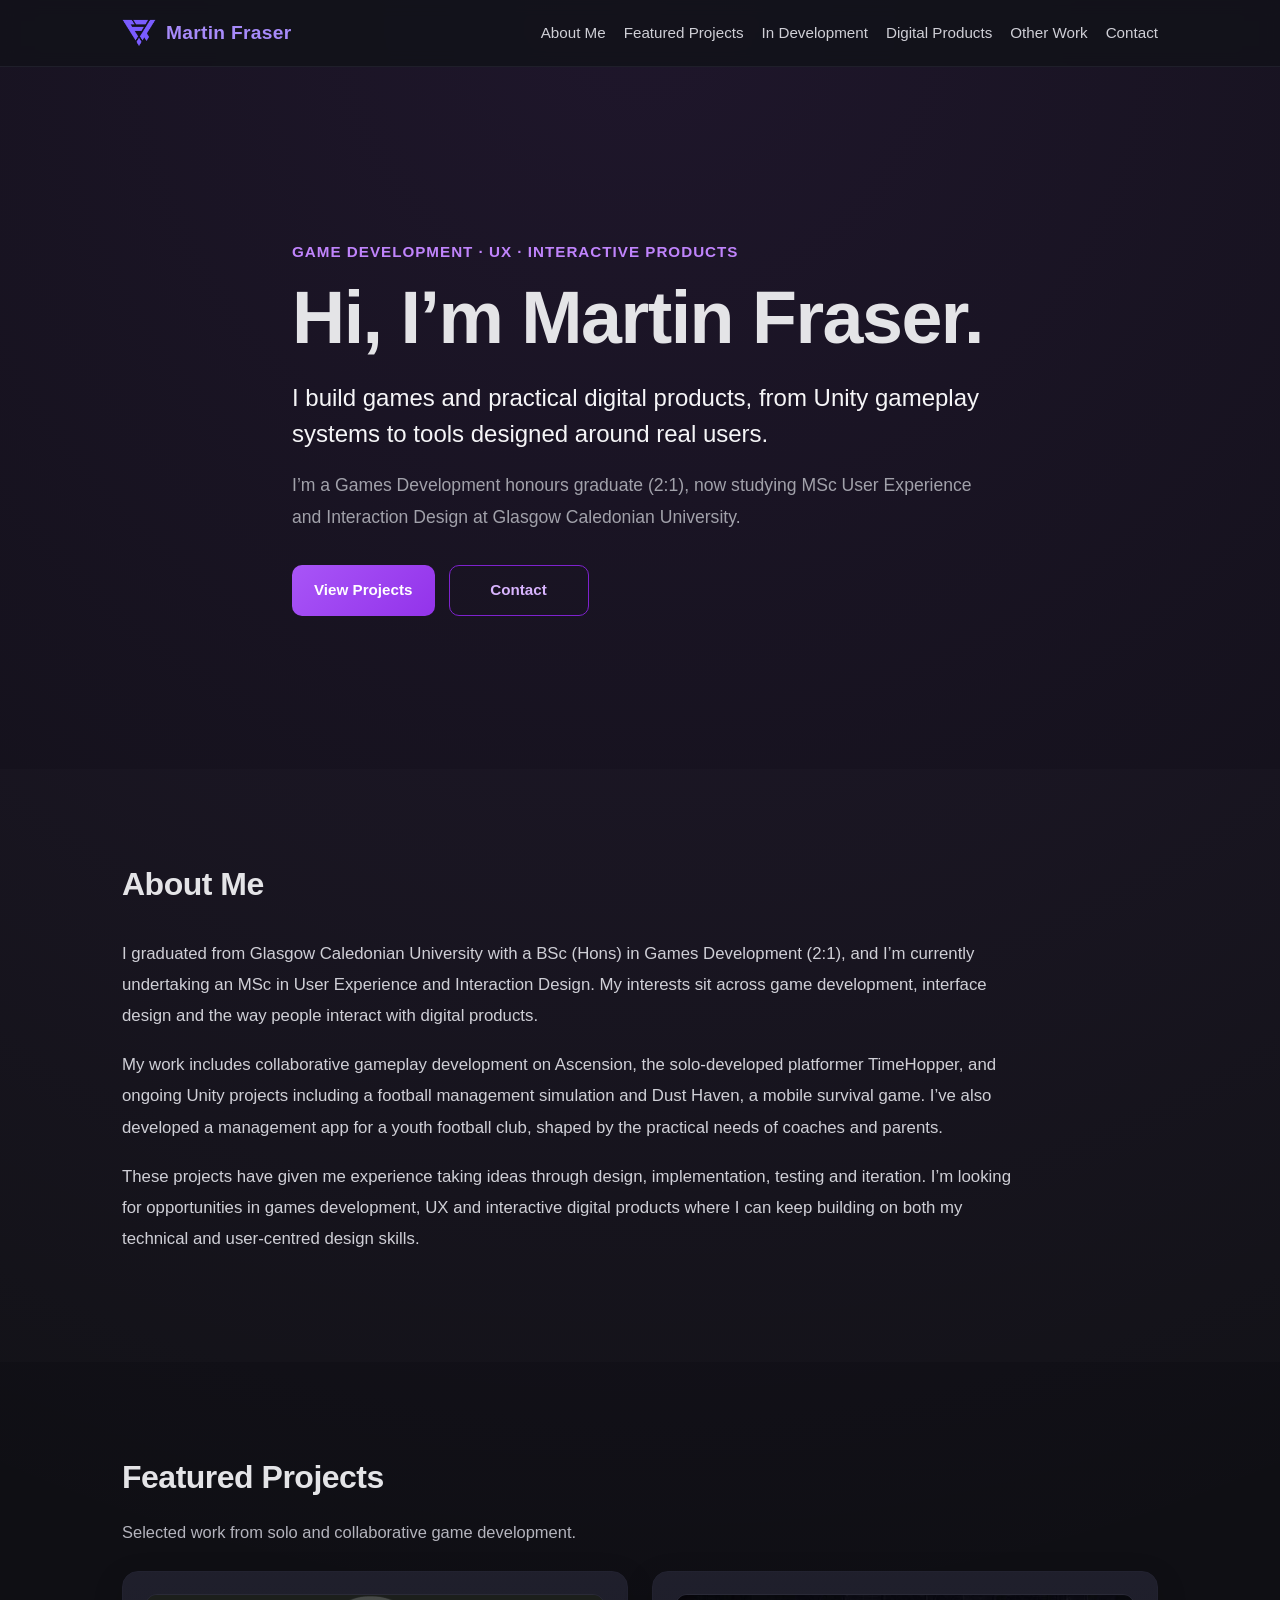
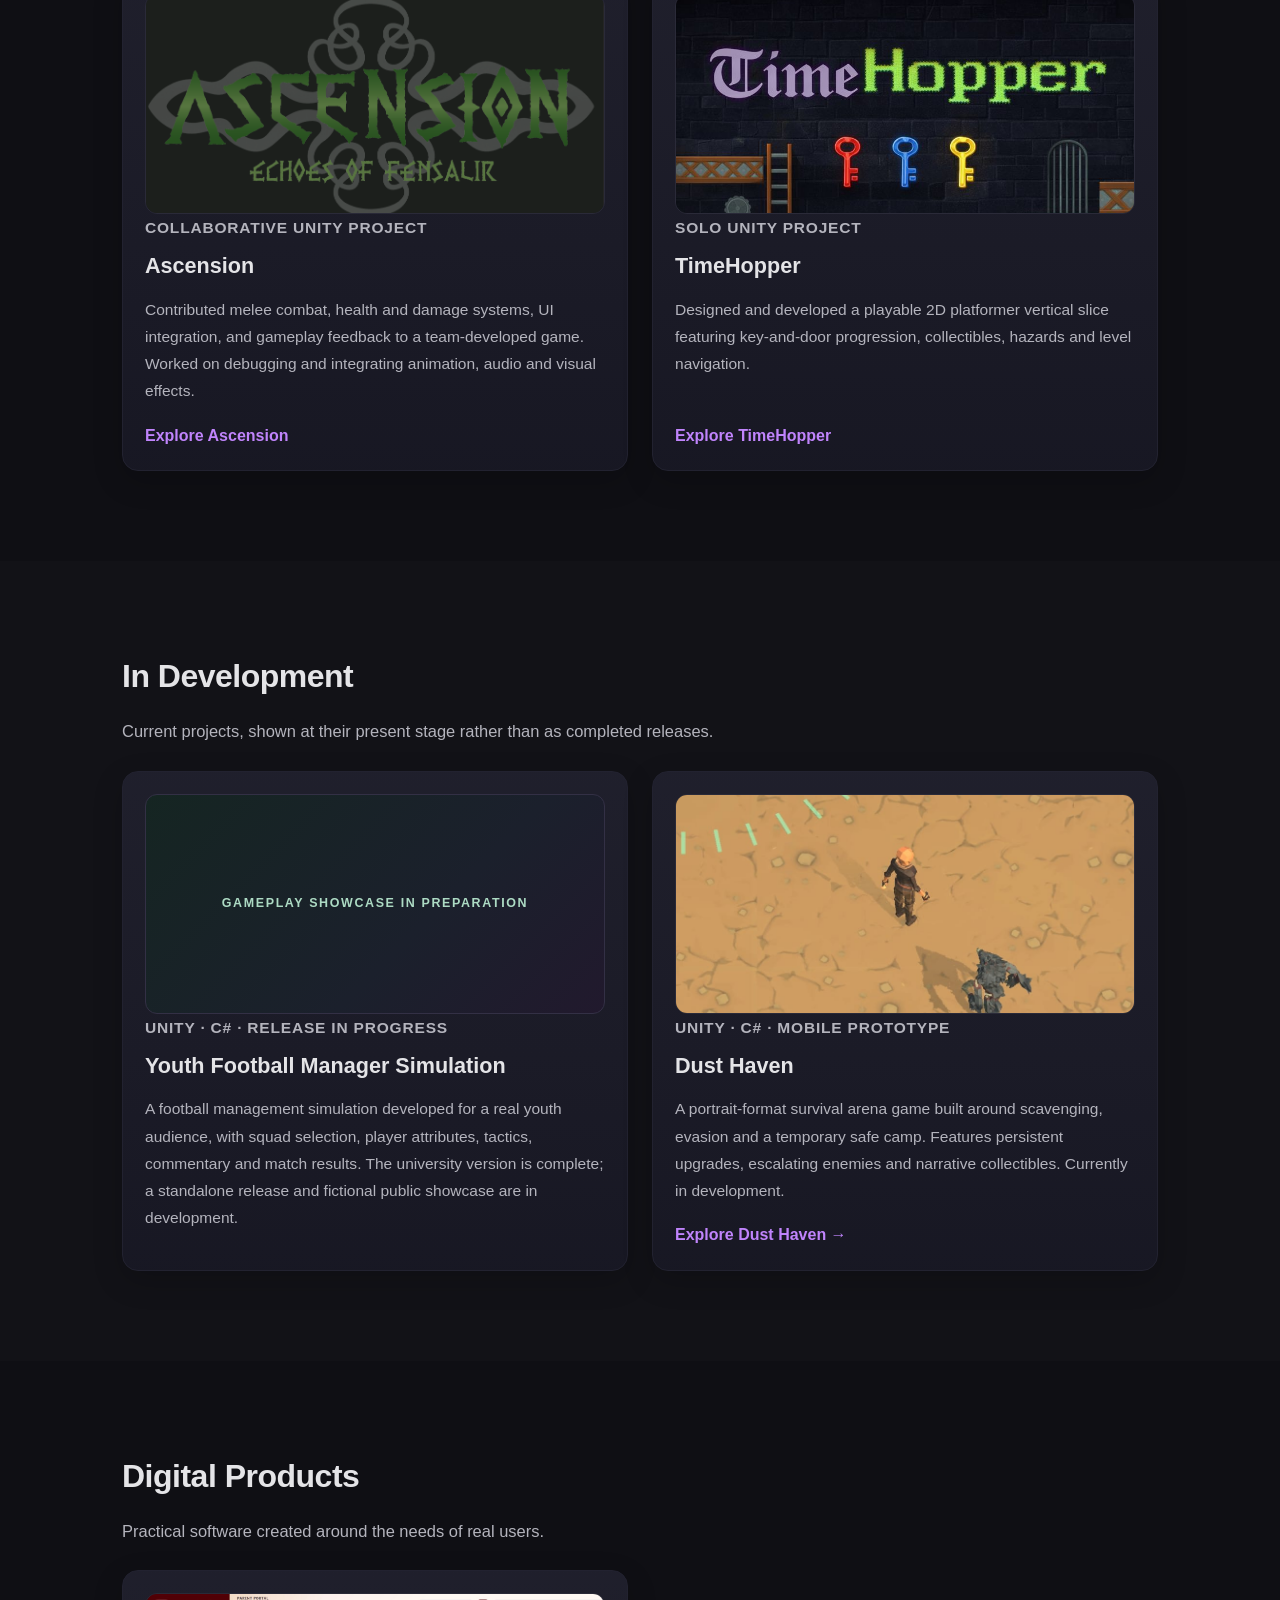
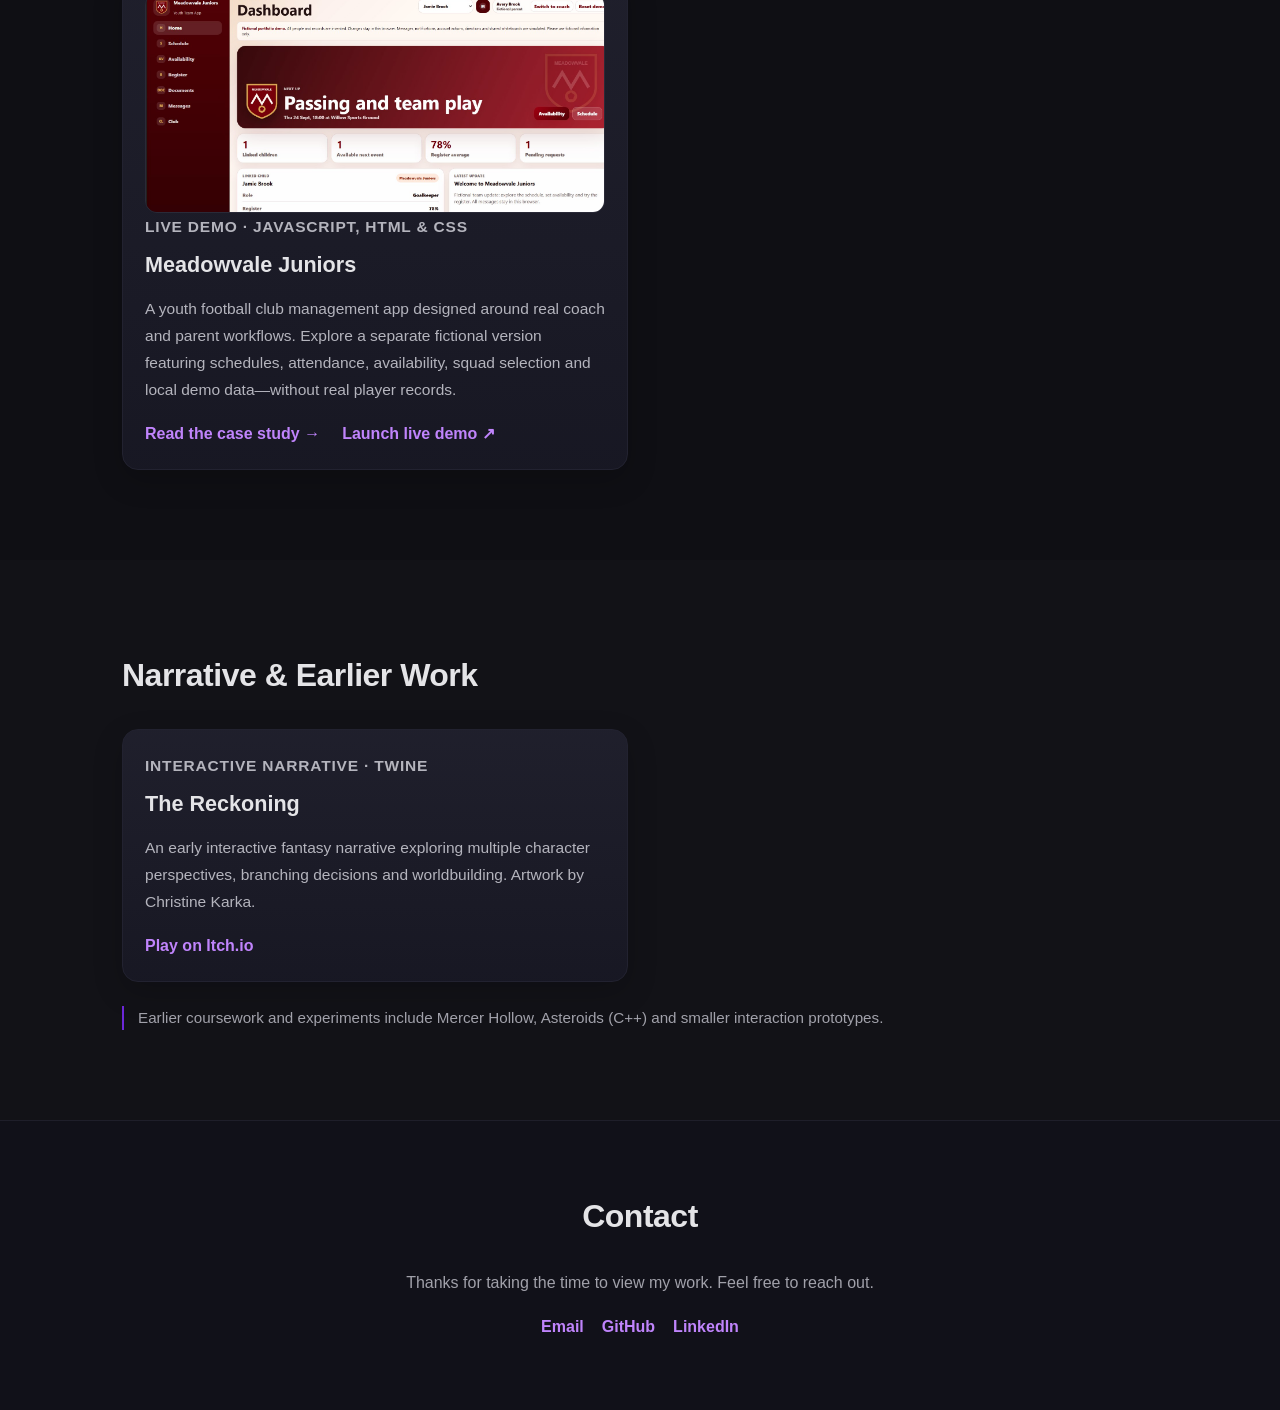
<file: index.html>
<!DOCTYPE html>
<html lang="en">
<head>
    <meta charset="UTF-8">
    <meta name="viewport" content="width=device-width, initial-scale=1.0">
    <title>Martin Fraser | Games Development & Interactive Digital Products</title>
    <meta name="description" content="Martin Fraser is a Games Development graduate studying MSc User Experience and Interaction Design. Explore his Unity games, gameplay systems and interactive digital products.">
    <link rel="stylesheet" href="css/styles.css">
</head>
<body>
    <header class="site-header">
        <div class="container nav-container">
            <a href="index.html" class="site-logo brand-logo">
                <img src="assets/images/FX_Icon.png" alt="" class="brand-icon">
                <span>Martin Fraser</span>
            </a>
            <nav class="site-nav" aria-label="Main navigation">
                <a href="#about">About Me</a>
                <a href="#featured-projects">Featured Projects</a>
                <a href="#in-progress">In Development</a>
                <a href="#digital-products">Digital Products</a>
                <a href="#other-work">Other Work</a>
                <a href="#contact">Contact</a>
            </nav>
        </div>
    </header>

    <main>
        <section class="hero-section">
            <div class="container hero-content">
                <p class="eyebrow">Game Development · UX · Interactive Products</p>
                <h1>Hi, I’m Martin Fraser.</h1>
                <p class="hero-lead">
                    I build games and practical digital products, from Unity gameplay systems
                    to tools designed around real users.
                </p>
                <p class="hero-supporting">
                    I’m a Games Development honours graduate (2:1), now studying MSc User Experience
                    and Interaction Design at Glasgow Caledonian University.
                </p>

                <div class="hero-buttons">
                    <a href="#featured-projects" class="button button-primary">View Projects</a>
                    <a href="#contact" class="button button-secondary">Contact</a>
                </div>
            </div>
        </section>

        <section id="about" class="content-section">
            <div class="container">
                <h2>About Me</h2>
                <p class="section-copy">
                    I graduated from Glasgow Caledonian University with a BSc (Hons) in Games Development
                    (2:1), and I’m currently undertaking an MSc in User Experience and Interaction Design.
                    My interests sit across game development, interface design and the way people interact
                    with digital products.
                </p>
                <p class="section-copy">
                    My work includes collaborative gameplay development on Ascension, the solo-developed
                    platformer TimeHopper, and ongoing Unity projects including a football management
                    simulation and Dust Haven, a mobile survival game. I’ve also developed a management
                    app for a youth football club, shaped by the practical needs of coaches and parents.
                </p>
                <p class="section-copy">
                    These projects have given me experience taking ideas through design, implementation,
                    testing and iteration. I’m looking for opportunities in games development, UX and
                    interactive digital products where I can keep building on both my technical and
                    user-centred design skills.
                </p>
            </div>
        </section>

        <section id="featured-projects" class="content-section">
            <div class="container">
                <h2>Featured Projects</h2>
                <p class="section-intro">Selected work from solo and collaborative game development.</p>
                <div class="project-grid featured-grid">
                    <article class="project-card featured-card">
                        <img src="assets/images/ascension_cover.png" alt="Ascension game cover" class="project-image" loading="lazy">
                        <div class="project-card-content">
                            <p class="project-tag">Collaborative Unity project</p>
                            <h3>Ascension</h3>
                            <p>Contributed melee combat, health and damage systems, UI integration, and gameplay feedback to a team-developed game. Worked on debugging and integrating animation, audio and visual effects.</p>
                            <a href="ascension.html" class="text-link">Explore Ascension</a>
                        </div>
                    </article>
                    <article class="project-card featured-card">
                        <img src="assets/images/timehopper_cover.png" alt="TimeHopper platformer gameplay" class="project-image" loading="lazy">
                        <div class="project-card-content">
                            <p class="project-tag">Solo Unity project</p>
                            <h3>TimeHopper</h3>
                            <p>Designed and developed a playable 2D platformer vertical slice featuring key-and-door progression, collectibles, hazards and level navigation.</p>
                            <a href="timehopper.html" class="text-link">Explore TimeHopper</a>
                        </div>
                    </article>
                </div>
            </div>
        </section>

        <section id="in-progress" class="content-section">
            <div class="container">
                <h2>In Development</h2>
                <p class="section-intro">Current projects, shown at their present stage rather than as completed releases.</p>
                <div class="project-grid">
                    <article class="project-card">
                        <div class="project-demo-banner project-demo-banner--game" aria-label="Fictional gameplay showcase being prepared">
                            <span>GAMEPLAY SHOWCASE IN PREPARATION</span>
                        </div>
                        <div class="project-card-content">
                            <p class="project-tag">Unity · C# · Release in progress</p>
                            <h3>Youth Football Manager Simulation</h3>
                            <p>A football management simulation developed for a real youth audience, with squad selection, player attributes, tactics, commentary and match results. The university version is complete; a standalone release and fictional public showcase are in development.</p>
                        </div>
                    </article>
                    <article class="project-card">
                        <img src="assets/images/dust-haven-gameplay-mobile.png" alt="Dust Haven mobile gameplay showing a survivor evading a creature in a desert arena" class="project-image project-image-mobile" loading="lazy">
                        <div class="project-card-content">
                            <p class="project-tag">Unity · C# · Mobile prototype</p>
                            <h3>Dust Haven</h3>
                            <p>A portrait-format survival arena game built around scavenging, evasion and a temporary safe camp. Features persistent upgrades, escalating enemies and narrative collectibles. Currently in development.</p>
                            <a href="dust-haven.html" class="text-link">Explore Dust Haven <span aria-hidden="true">→</span></a>
                        </div>
                    </article>
                </div>
            </div>
        </section>

        <section id="digital-products" class="content-section">
            <div class="container">
                <h2>Digital Products</h2>
                <p class="section-intro">Practical software created around the needs of real users.</p>
                <div class="project-grid">
                    <article class="project-card project-card-demo">
                        <img src="assets/images/meadowvale-parent-dashboard.jpg" alt="Meadowvale Juniors fictional parent portal dashboard with upcoming training, availability and linked-player information" class="project-image project-image-dashboard" loading="lazy">
                        <div class="project-card-content">
                            <p class="project-tag">Live demo · JavaScript, HTML &amp; CSS</p>
                            <h3>Meadowvale Juniors</h3>
                            <p>A youth football club management app designed around real coach and parent workflows. Explore a separate fictional version featuring schedules, attendance, availability, squad selection and local demo data—without real player records.</p>
                            <div class="project-card-actions">
                                <a href="meadowvale-juniors.html" class="text-link">Read the case study <span aria-hidden="true">→</span></a>
                                <a href="https://fraxur.github.io/meadowvale-juniors-demo/" class="text-link" target="_blank" rel="noopener noreferrer">Launch live demo <span aria-hidden="true">↗</span></a>
                            </div>
                        </div>
                    </article>
                </div>
            </div>
        </section>

        <section id="other-work" class="content-section">
            <div class="container">
                <h2>Narrative &amp; Earlier Work</h2>
                <div class="project-grid">
                    <article class="project-card">
                        <div class="project-card-content">
                            <p class="project-tag">Interactive narrative · Twine</p>
                            <h3>The Reckoning</h3>
                            <p>An early interactive fantasy narrative exploring multiple character perspectives, branching decisions and worldbuilding. Artwork by Christine Karka.</p>
                            <a href="https://fraxur.itch.io/thereckoning-prototype" target="_blank" rel="noopener noreferrer" class="text-link">Play on Itch.io</a>
                        </div>
                    </article>
                </div>
                <p class="earlier-work-note">Earlier coursework and experiments include Mercer Hollow, Asteroids (C++) and smaller interaction prototypes.</p>
            </div>
        </section>
    </main>

   <footer id="contact" class="site-footer">
    <div class="container">
        <h2>Contact</h2>
        <p class="footer-copy">
            Thanks for taking the time to view my work. Feel free to reach out.
        </p>

        <div class="contact-links">
            <a href="mailto:fraxur@outlook.com">Email</a>
            <a href="https://github.com/fraxur" target="_blank" rel="noopener noreferrer">GitHub</a>
            <a href="https://www.linkedin.com/in/fraxur/" target="_blank" rel="noopener noreferrer">LinkedIn</a>
        </div>
    </div>
</footer>

</body>
</html>
</file>
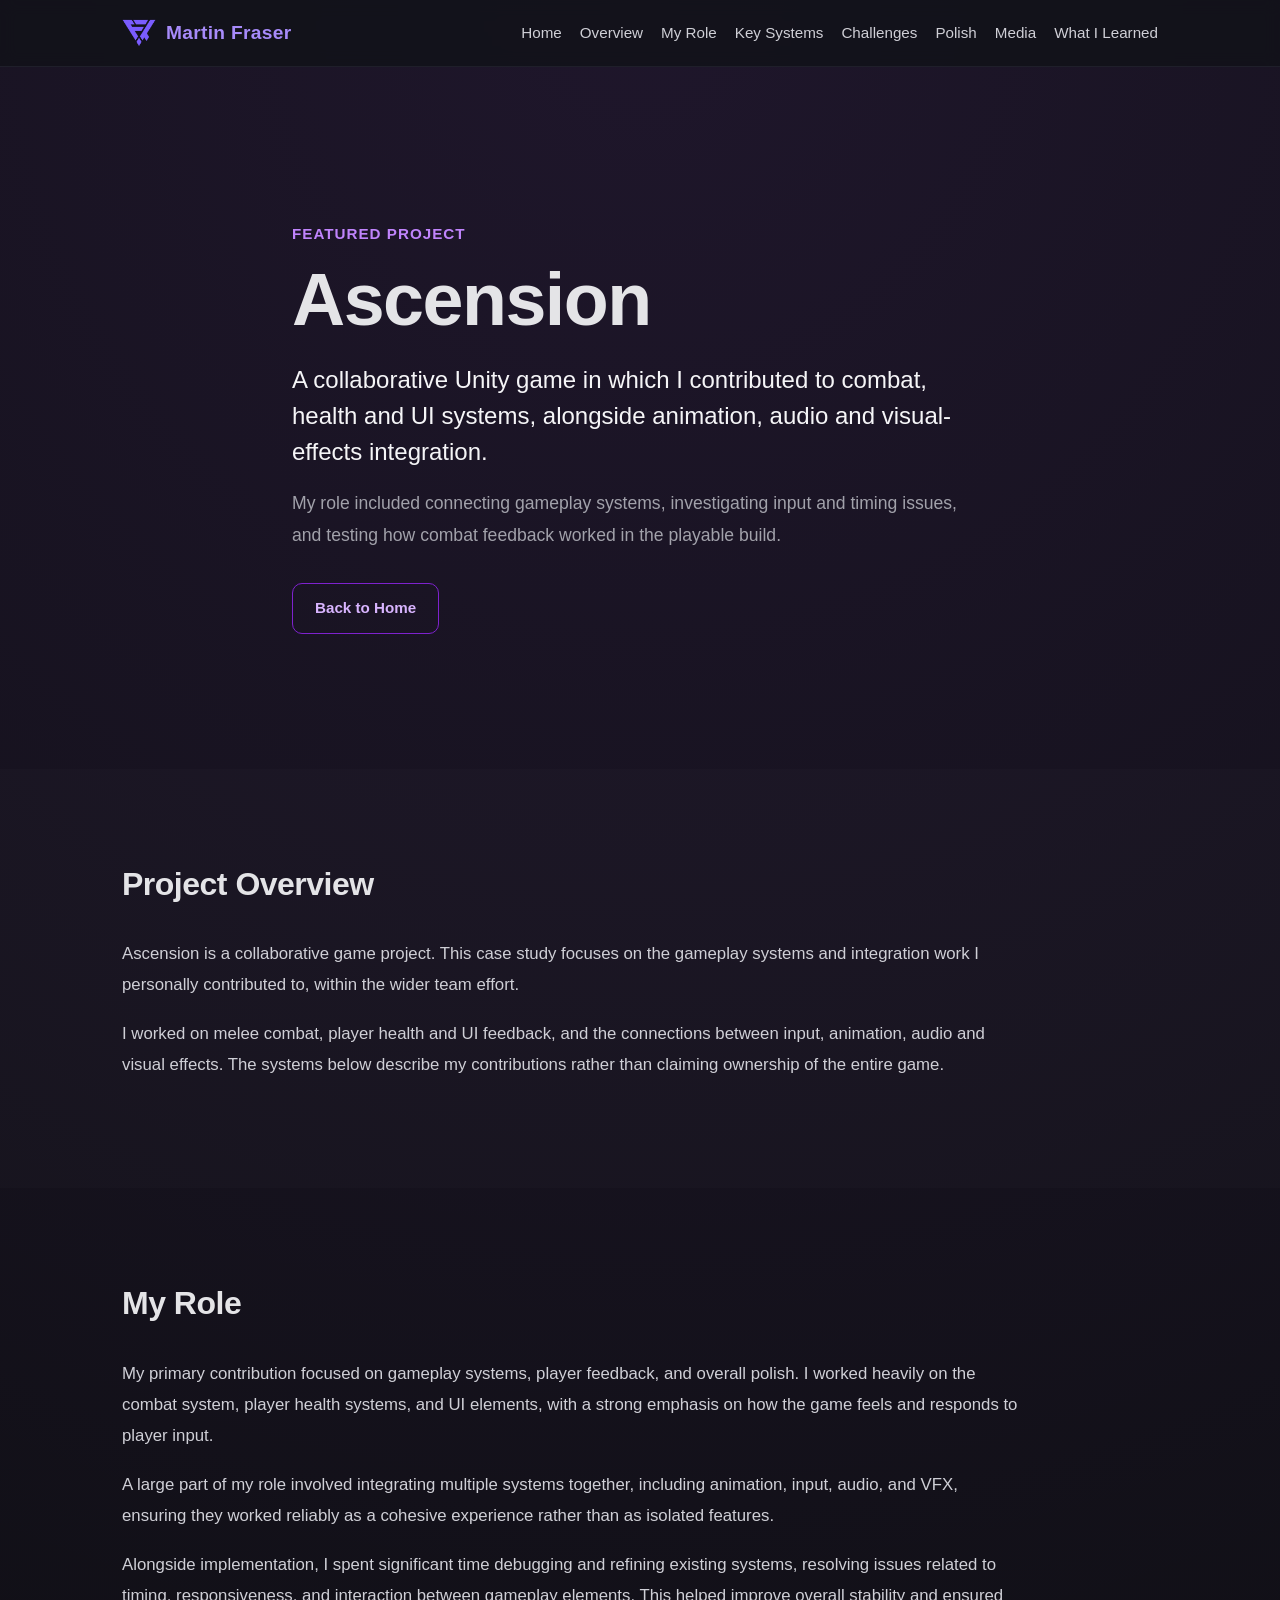
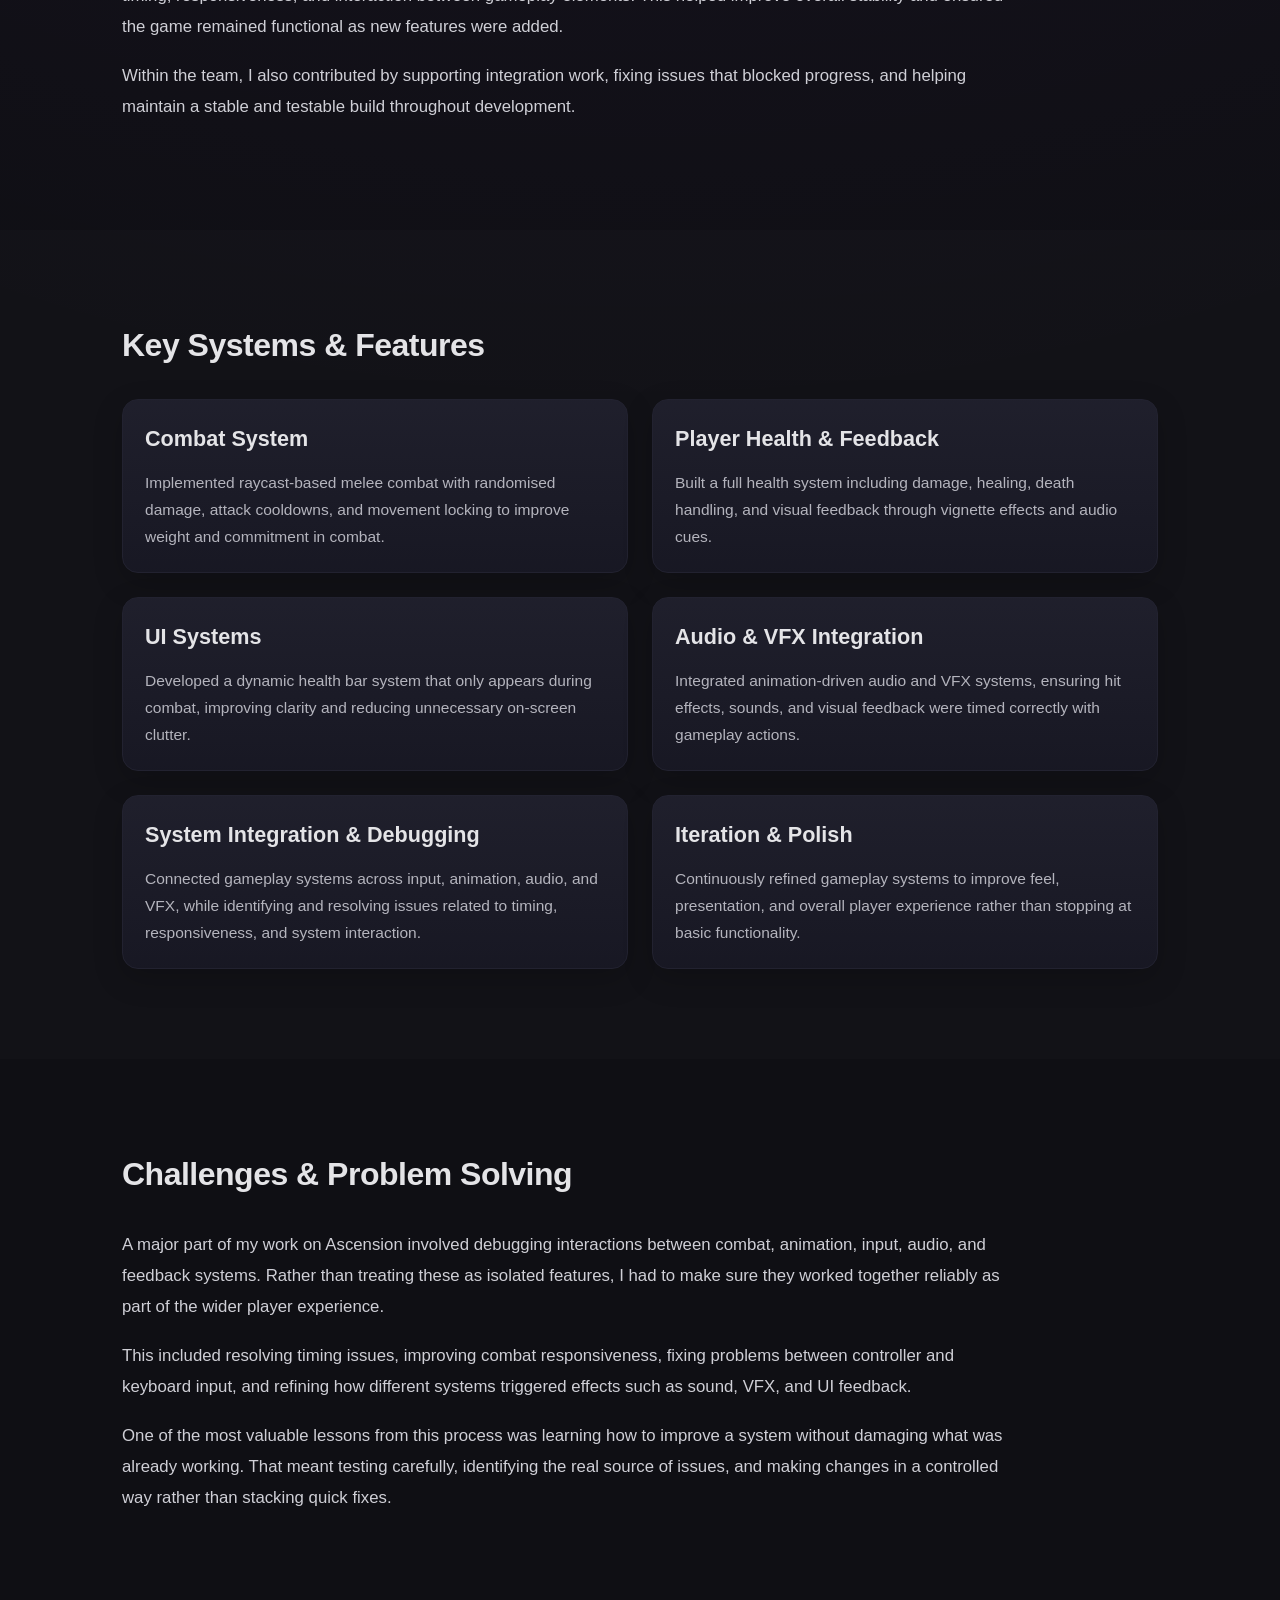
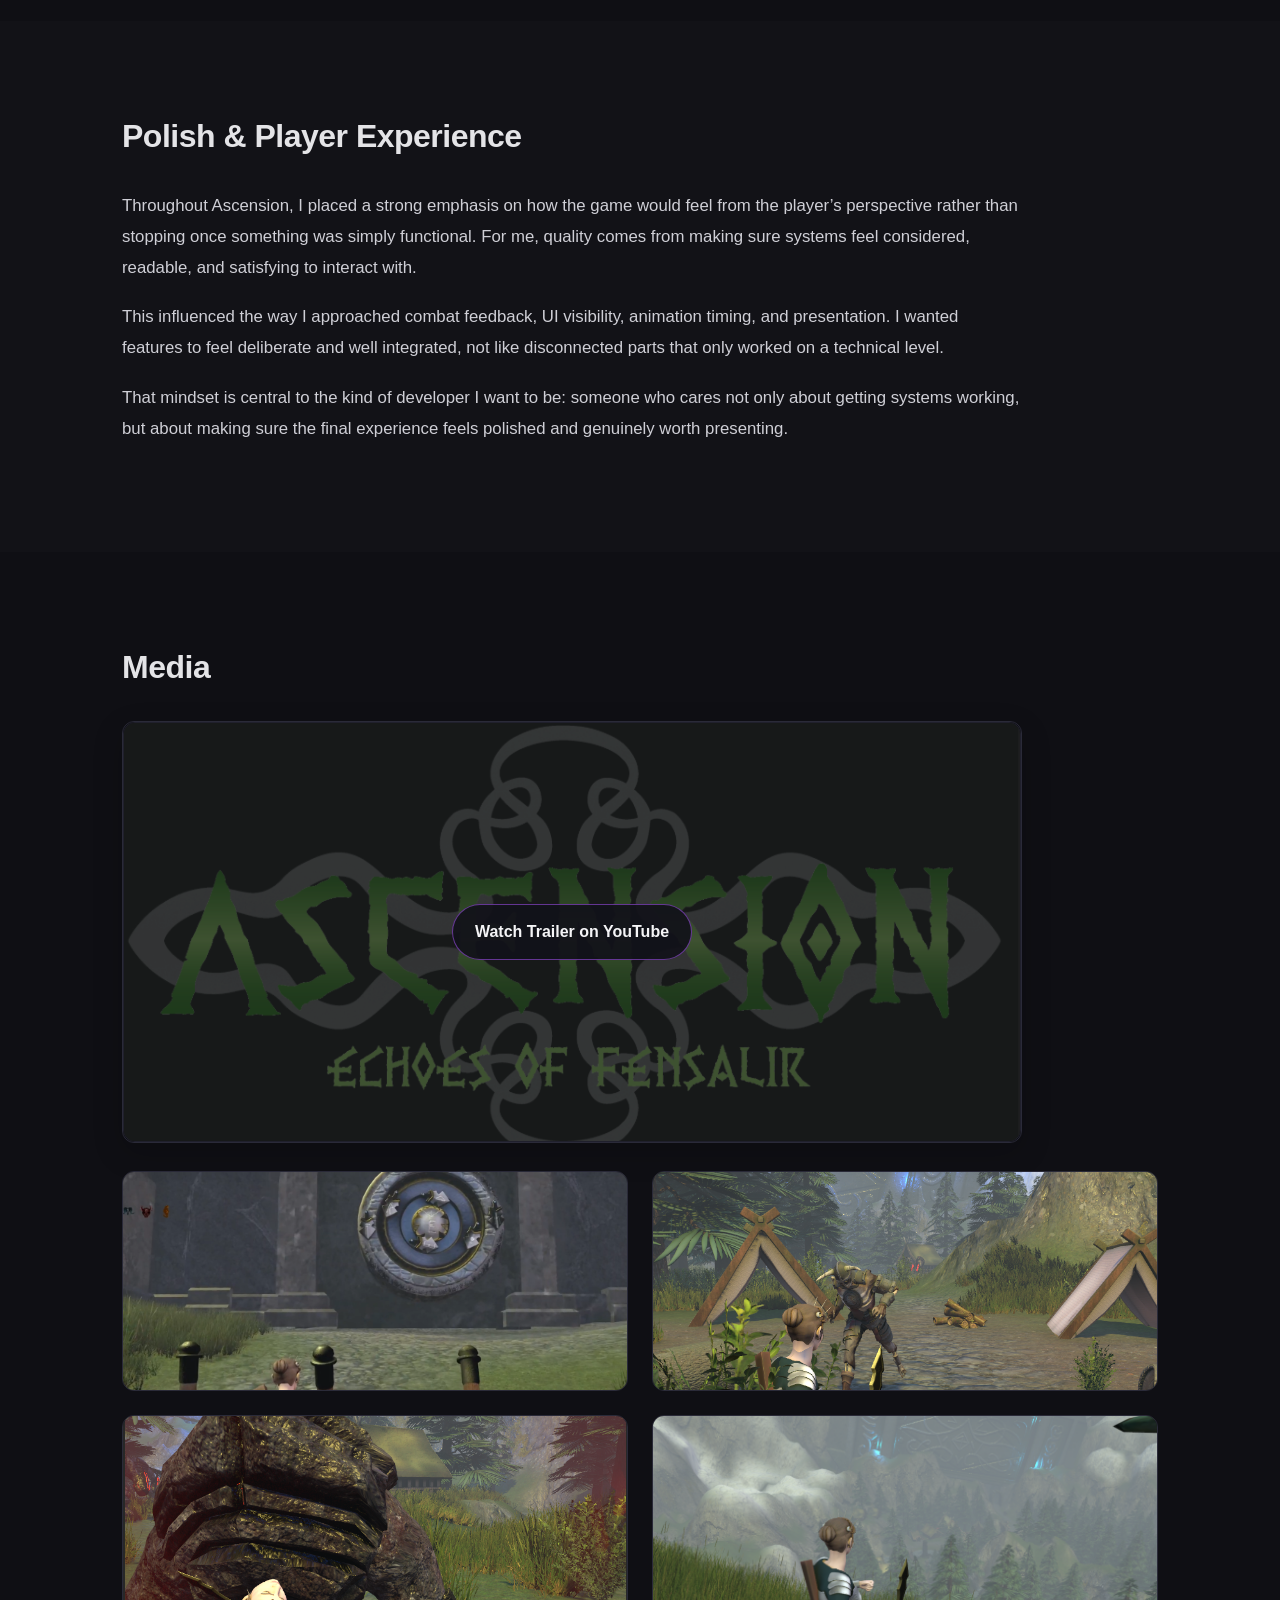
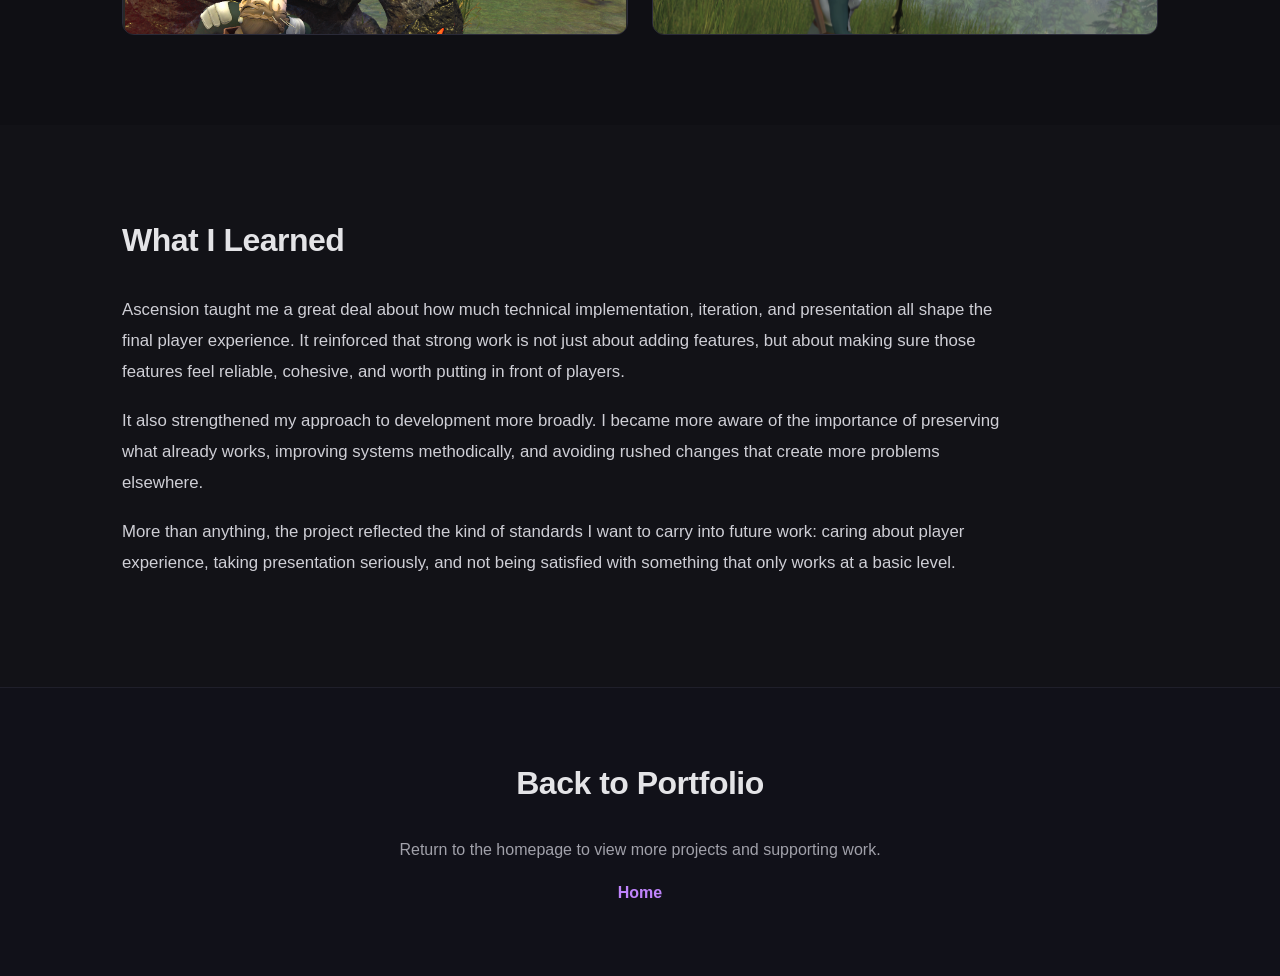
<file: ascension.html>
<!DOCTYPE html>
<html lang="en">
<head>
    <meta charset="UTF-8">
    <meta name="viewport" content="width=device-width, initial-scale=1.0">
    <title>Ascension | Martin Fraser</title>
    <meta name="description" content="Ascension is a collaborative Unity game project. Explore Martin Fraser's work on combat, health, interface integration and debugging.">
    <link rel="stylesheet" href="css/styles.css">
</head>
<body>
    <header class="site-header">
        <div class="container nav-container">
            <a href="index.html" class="site-logo brand-logo"><img src="assets/images/FX_Icon.png" alt="" class="brand-icon"><span>Martin Fraser</span></a>

            <nav class="site-nav" aria-label="Project navigation">
                <a href="index.html">Home</a>
                <a href="#overview">Overview</a>
                <a href="#role">My Role</a>
                <a href="#systems">Key Systems</a>
                <a href="#challenges">Challenges</a>
                <a href="#polish">Polish</a>
                <a href="#media">Media</a>
                <a href="#learning">What I Learned</a>
            </nav>
        </div>
    </header>

    <main>
        <section class="hero-section">
            <div class="container hero-content">
                <p class="eyebrow">Featured Project</p>
                <h1>Ascension</h1>
                <p class="hero-lead">
    A collaborative Unity game in which I contributed to combat, health and UI systems,
    alongside animation, audio and visual-effects integration.
</p>
               <p class="hero-supporting">
    My role included connecting gameplay systems, investigating input and timing issues,
    and testing how combat feedback worked in the playable build.
</p>
                <div class="hero-buttons">
                    <a href="index.html" class="button button-secondary">Back to Home</a>
                </div>
            </div>
        </section>

        <section id="overview" class="content-section">
            <div class="container">
                <h2>Project Overview</h2>
                <p class="section-copy">
                    Ascension is a collaborative game project. This case study focuses on the gameplay
                    systems and integration work I personally contributed to, within the wider team effort.
                </p>
                <p class="section-copy">
                    I worked on melee combat, player health and UI feedback, and the connections between
                    input, animation, audio and visual effects. The systems below describe my contributions rather
                    than claiming ownership of the entire game.
                </p>
            </div>
        </section>

        <section id="role" class="content-section">
            <div class="container">
                <h2>My Role</h2>

                <p class="section-copy">
                    My primary contribution focused on gameplay systems, player feedback, and overall polish.
                    I worked heavily on the combat system, player health systems, and UI elements, with a strong
                    emphasis on how the game feels and responds to player input.
                </p>

                <p class="section-copy">
                    A large part of my role involved integrating multiple systems together, including animation,
                    input, audio, and VFX, ensuring they worked reliably as a cohesive experience rather than as
                    isolated features.
                </p>

                <p class="section-copy">
                    Alongside implementation, I spent significant time debugging and refining existing systems,
                    resolving issues related to timing, responsiveness, and interaction between gameplay elements.
                    This helped improve overall stability and ensured the game remained functional as new features
                    were added.
                </p>

                <p class="section-copy">
                    Within the team, I also contributed by supporting integration work, fixing issues that blocked
                    progress, and helping maintain a stable and testable build throughout development.
                </p>
            </div>
        </section>

        <section id="systems" class="content-section">
            <div class="container">
                <h2>Key Systems & Features</h2>

                <div class="project-grid">
                    <article class="project-card">
                        <div class="project-card-content">
                            <h3>Combat System</h3>
                            <p>
                                Implemented raycast-based melee combat with randomised damage, attack cooldowns,
                                and movement locking to improve weight and commitment in combat.
                            </p>
                        </div>
                    </article>

                    <article class="project-card">
                        <div class="project-card-content">
                            <h3>Player Health & Feedback</h3>
                            <p>
                                Built a full health system including damage, healing, death handling, and visual
                                feedback through vignette effects and audio cues.
                            </p>
                        </div>
                    </article>

                    <article class="project-card">
                        <div class="project-card-content">
                            <h3>UI Systems</h3>
                            <p>
                                Developed a dynamic health bar system that only appears during combat,
                                improving clarity and reducing unnecessary on-screen clutter.
                            </p>
                        </div>
                    </article>

                    <article class="project-card">
                        <div class="project-card-content">
                            <h3>Audio & VFX Integration</h3>
                            <p>
                                Integrated animation-driven audio and VFX systems, ensuring hit effects,
                                sounds, and visual feedback were timed correctly with gameplay actions.
                            </p>
                        </div>
                    </article>

                    <article class="project-card">
                        <div class="project-card-content">
                            <h3>System Integration & Debugging</h3>
                            <p>
                                Connected gameplay systems across input, animation, audio, and VFX,
                                while identifying and resolving issues related to timing, responsiveness,
                                and system interaction.
                            </p>
                        </div>
                    </article>

                    <article class="project-card">
                        <div class="project-card-content">
                            <h3>Iteration & Polish</h3>
                            <p>
                                Continuously refined gameplay systems to improve feel, presentation,
                                and overall player experience rather than stopping at basic functionality.
                            </p>
                        </div>
                    </article>
                </div>
            </div>
        </section>

      <section id="challenges" class="content-section">
    <div class="container">
        <h2>Challenges & Problem Solving</h2>
        <p class="section-copy">
            A major part of my work on Ascension involved debugging interactions between combat,
            animation, input, audio, and feedback systems. Rather than treating these as isolated
            features, I had to make sure they worked together reliably as part of the wider player experience.
        </p>
        <p class="section-copy">
            This included resolving timing issues, improving combat responsiveness, fixing problems
            between controller and keyboard input, and refining how different systems triggered effects
            such as sound, VFX, and UI feedback.
        </p>
        <p class="section-copy">
            One of the most valuable lessons from this process was learning how to improve a system
            without damaging what was already working. That meant testing carefully, identifying the
            real source of issues, and making changes in a controlled way rather than stacking quick fixes.
        </p>
    </div>
</section>

       <section id="polish" class="content-section">
    <div class="container">
        <h2>Polish & Player Experience</h2>
        <p class="section-copy">
            Throughout Ascension, I placed a strong emphasis on how the game would feel from the player’s
            perspective rather than stopping once something was simply functional. For me, quality comes from
            making sure systems feel considered, readable, and satisfying to interact with.
        </p>
        <p class="section-copy">
            This influenced the way I approached combat feedback, UI visibility, animation timing, and
            presentation. I wanted features to feel deliberate and well integrated, not like disconnected
            parts that only worked on a technical level.
        </p>
        <p class="section-copy">
            That mindset is central to the kind of developer I want to be: someone who cares not only about
            getting systems working, but about making sure the final experience feels polished and genuinely
            worth presenting.
        </p>
    </div>
</section>

        <section id="media" class="content-section">
    <div class="container">
        <h2>Media</h2>

        <a class="video-link-card" href="https://www.youtube.com/watch?v=NXDBfJATPJU" target="_blank" rel="noopener noreferrer">
    <img src="assets/images/ascension_cover.png" alt="Ascension trailer thumbnail" class="project-image">
    <div class="video-link-overlay">
        <span class="video-link-label">Watch Trailer on YouTube</span>
    </div>
</a>

        <div class="project-grid media-grid">
            <img src="assets/images/ascension_1.png" alt="Ascension gameplay view" class="project-image">
            <img src="assets/images/ascension_2.png" alt="Ascension combat encounter" class="project-image">
            <img src="assets/images/ascension_3.png" alt="Ascension combat close-up" class="project-image">
            <img src="assets/images/ascension_4.png" alt="Ascension exploration view" class="project-image">
        </div>
    </div>
</section>

       <section id="learning" class="content-section">
    <div class="container">
        <h2>What I Learned</h2>
        <p class="section-copy">
            Ascension taught me a great deal about how much technical implementation, iteration, and
            presentation all shape the final player experience. It reinforced that strong work is not
            just about adding features, but about making sure those features feel reliable, cohesive,
            and worth putting in front of players.
        </p>
        <p class="section-copy">
            It also strengthened my approach to development more broadly. I became more aware of the
            importance of preserving what already works, improving systems methodically, and avoiding
            rushed changes that create more problems elsewhere.
        </p>
        <p class="section-copy">
            More than anything, the project reflected the kind of standards I want to carry into future
            work: caring about player experience, taking presentation seriously, and not being satisfied
            with something that only works at a basic level.
        </p>
    </div>
</section>
    </main>

    <footer class="site-footer">
        <div class="container">
            <h2>Back to Portfolio</h2>
            <p class="footer-copy">Return to the homepage to view more projects and supporting work.</p>
            <div class="contact-links">
                <a href="index.html">Home</a>
            </div>
        </div>
    </footer>

</body>
</html>
</file>
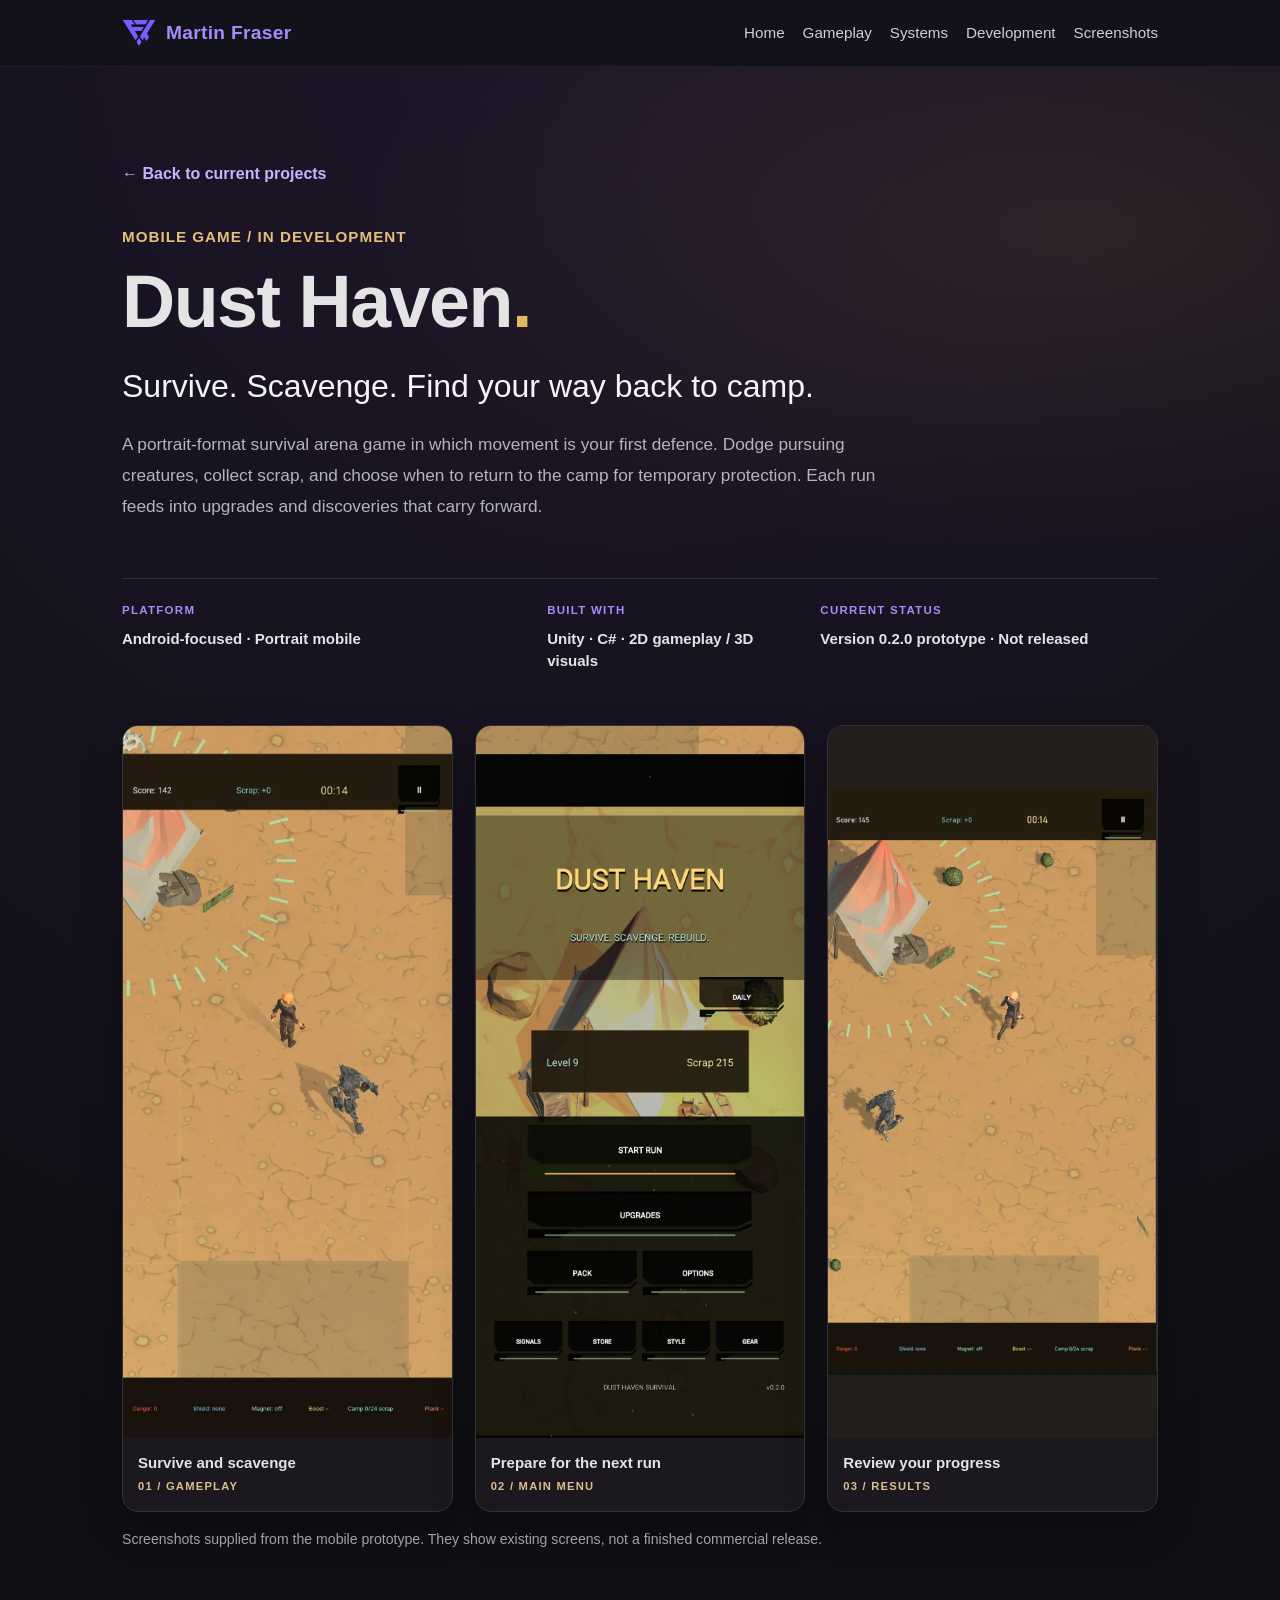
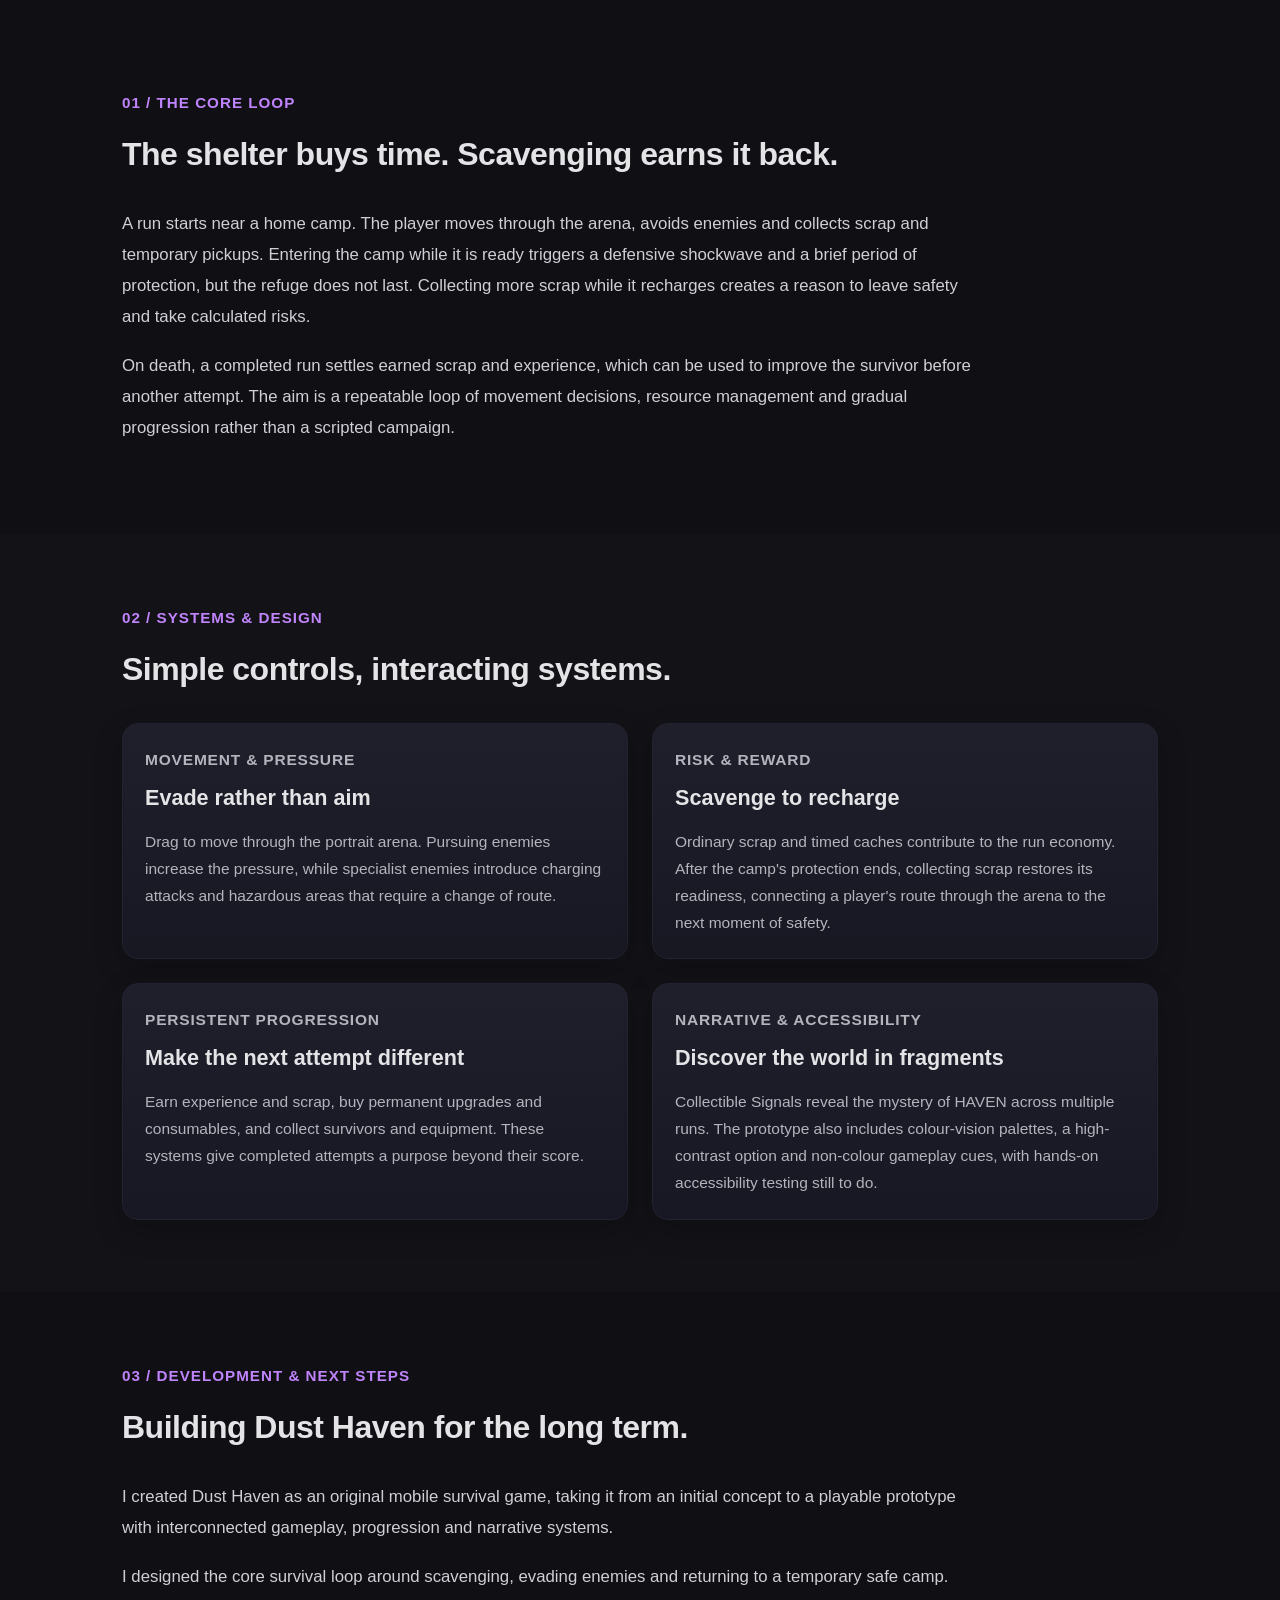
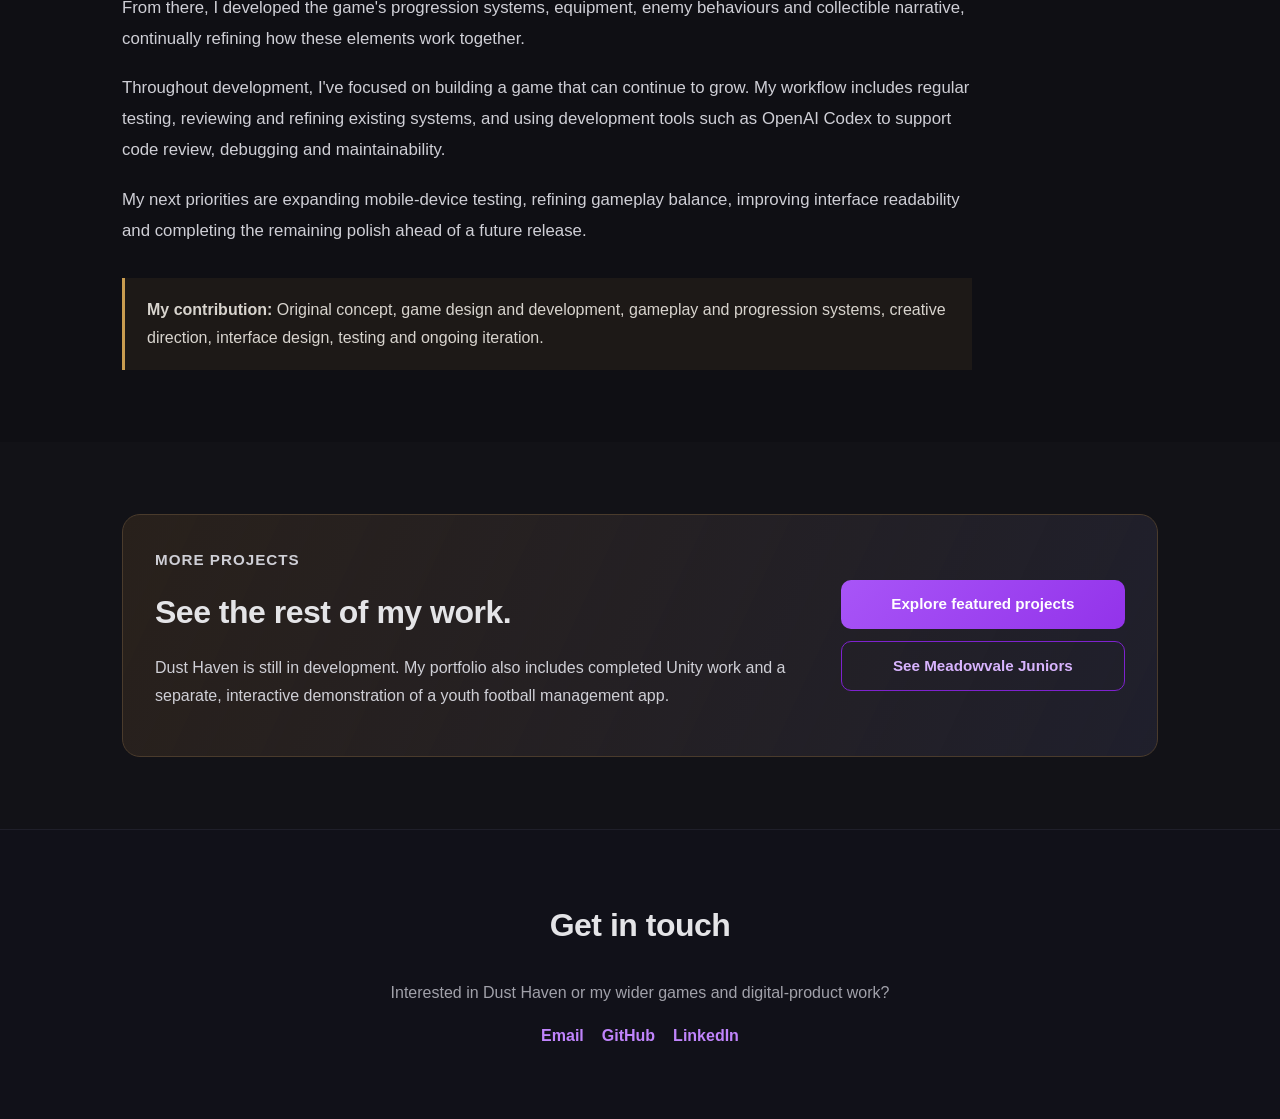
<file: dust-haven.html>
<!DOCTYPE html>
<html lang="en">
<head>
    <meta charset="UTF-8">
    <meta name="viewport" content="width=device-width, initial-scale=1.0">
    <title>Dust Haven | Martin Fraser</title>
    <meta name="description" content="Dust Haven is Martin Fraser's in-development Unity mobile survival game. Explore its scavenging and shelter loop, progression systems, narrative collectibles and real mobile screenshots.">
    <link rel="stylesheet" href="css/styles.css">
</head>
<body>
    <header class="site-header">
        <div class="container nav-container">
            <a href="index.html" class="site-logo brand-logo">
                <img src="assets/images/FX_Icon.png" alt="" class="brand-icon">
                <span>Martin Fraser</span>
            </a>
            <nav class="site-nav" aria-label="Dust Haven page navigation">
                <a href="index.html">Home</a>
                <a href="#gameplay">Gameplay</a>
                <a href="#systems">Systems</a>
                <a href="#development">Development</a>
                <a href="#screenshots">Screenshots</a>
            </nav>
        </div>
    </header>

    <main>
        <section class="case-hero dust-hero" aria-labelledby="project-title">
            <div class="container">
                <a class="case-back" href="index.html#in-progress">← Back to current projects</a>
                <p class="eyebrow">MOBILE GAME / IN DEVELOPMENT</p>
                <h1 id="project-title">Dust Haven<span class="case-period">.</span></h1>
                <p class="case-lead">Survive. Scavenge. Find your way back to camp.</p>
                <p class="case-summary">A portrait-format survival arena game in which movement is your first defence. Dodge pursuing creatures, collect scrap, and choose when to return to the camp for temporary protection. Each run feeds into upgrades and discoveries that carry forward.</p>
                <div class="case-meta" aria-label="Project details">
                    <div><span>PLATFORM</span><strong>Android-focused · Portrait mobile</strong></div>
                    <div><span>BUILT WITH</span><strong>Unity · C# · 2D gameplay / 3D visuals</strong></div>
                    <div><span>CURRENT STATUS</span><strong>Version 0.2.0 prototype · Not released</strong></div>
                </div>
            </div>
        </section>

        <section id="screenshots" class="dust-gallery-section" aria-labelledby="screenshots-title">
            <div class="container">
                <h2 id="screenshots-title" class="dust-visually-hidden">Screenshots from the mobile build</h2>
                <div class="dust-gallery">
                    <figure class="dust-shot dust-shot--lead">
                        <img src="assets/images/dust-haven-run-mobile.webp" alt="Dust Haven mobile gameplay: survivor evading a pursuing creature on cracked desert ground, with score and camp status visible" loading="eager" width="945" height="2048">
                        <figcaption>Survive and scavenge <span>01 / GAMEPLAY</span></figcaption>
                    </figure>
                    <figure class="dust-shot">
                        <img src="assets/images/dust-haven-menu-mobile.webp" alt="Dust Haven main menu showing a survival camp, account level, scrap balance and buttons for runs, upgrades and other progression screens" loading="lazy" width="945" height="2048">
                        <figcaption>Prepare for the next run <span>02 / MAIN MENU</span></figcaption>
                    </figure>
                    <figure class="dust-shot">
                        <img src="assets/images/dust-haven-results-mobile.webp" alt="Dust Haven run-complete screen displaying survival time, score, earned experience and navigation to retry or upgrades" loading="lazy" width="505" height="900">
                        <figcaption>Review your progress <span>03 / RESULTS</span></figcaption>
                    </figure>
                </div>
                <p class="dust-gallery-note">Screenshots supplied from the mobile prototype. They show existing screens, not a finished commercial release.</p>
            </div>
        </section>

        <section id="gameplay" class="content-section case-section">
            <div class="container case-reading">
                <p class="eyebrow">01 / THE CORE LOOP</p>
                <h2>The shelter buys time. Scavenging earns it back.</h2>
                <p class="section-copy">A run starts near a home camp. The player moves through the arena, avoids enemies and collects scrap and temporary pickups. Entering the camp while it is ready triggers a defensive shockwave and a brief period of protection, but the refuge does not last. Collecting more scrap while it recharges creates a reason to leave safety and take calculated risks.</p>
                <p class="section-copy">On death, a completed run settles earned scrap and experience, which can be used to improve the survivor before another attempt. The aim is a repeatable loop of movement decisions, resource management and gradual progression rather than a scripted campaign.</p>
            </div>
        </section>

        <section id="systems" class="content-section case-section case-section-tint">
            <div class="container">
                <p class="eyebrow">02 / SYSTEMS &amp; DESIGN</p>
                <h2>Simple controls, interacting systems.</h2>
                <div class="project-grid case-feature-grid">
                    <article class="project-card"><div class="project-card-content">
                        <p class="project-tag">MOVEMENT &amp; PRESSURE</p>
                        <h3>Evade rather than aim</h3>
                        <p>Drag to move through the portrait arena. Pursuing enemies increase the pressure, while specialist enemies introduce charging attacks and hazardous areas that require a change of route.</p>
                    </div></article>
                    <article class="project-card"><div class="project-card-content">
                        <p class="project-tag">RISK &amp; REWARD</p>
                        <h3>Scavenge to recharge</h3>
                        <p>Ordinary scrap and timed caches contribute to the run economy. After the camp's protection ends, collecting scrap restores its readiness, connecting a player's route through the arena to the next moment of safety.</p>
                    </div></article>
                    <article class="project-card"><div class="project-card-content">
                        <p class="project-tag">PERSISTENT PROGRESSION</p>
                        <h3>Make the next attempt different</h3>
                        <p>Earn experience and scrap, buy permanent upgrades and consumables, and collect survivors and equipment. These systems give completed attempts a purpose beyond their score.</p>
                    </div></article>
                    <article class="project-card"><div class="project-card-content">
                        <p class="project-tag">NARRATIVE &amp; ACCESSIBILITY</p>
                        <h3>Discover the world in fragments</h3>
                        <p>Collectible Signals reveal the mystery of HAVEN across multiple runs. The prototype also includes colour-vision palettes, a high-contrast option and non-colour gameplay cues, with hands-on accessibility testing still to do.</p>
                    </div></article>
                </div>
            </div>
        </section>
        <section id="development" class="content-section case-section">
            <div class="container case-reading">
                <p class="eyebrow">03 / DEVELOPMENT &amp; NEXT STEPS</p>
                <h2>Building Dust Haven for the long term.</h2>
                <p class="section-copy">I created Dust Haven as an original mobile survival game, taking it from an initial concept to a playable prototype with interconnected gameplay, progression and narrative systems.</p>
                <p class="section-copy">I designed the core survival loop around scavenging, evading enemies and returning to a temporary safe camp. From there, I developed the game's progression systems, equipment, enemy behaviours and collectible narrative, continually refining how these elements work together.</p>
                <p class="section-copy">Throughout development, I've focused on building a game that can continue to grow. My workflow includes regular testing, reviewing and refining existing systems, and using development tools such as OpenAI Codex to support code review, debugging and maintainability.</p>
                <p class="section-copy">My next priorities are expanding mobile-device testing, refining gameplay balance, improving interface readability and completing the remaining polish ahead of a future release.</p>
                <div class="dust-project-note"><strong>My contribution:</strong> Original concept, game design and development, gameplay and progression systems, creative direction, interface design, testing and ongoing iteration.</div>
            </div>
        </section>

        <section class="content-section case-section case-section-tint">
            <div class="container">
                <div class="case-demo-panel dust-closing-panel">
                    <div>
                        <p class="eyebrow">MORE PROJECTS</p>
                        <h2>See the rest of my work.</h2>
                        <p>Dust Haven is still in development. My portfolio also includes completed Unity work and a separate, interactive demonstration of a youth football management app.</p>
                    </div>
                    <div class="case-demo-actions">
                        <a class="button button-primary" href="index.html#featured-projects">Explore featured projects</a>
                        <a class="button button-secondary" href="meadowvale-juniors.html">See Meadowvale Juniors</a>
                    </div>
                </div>
            </div>
        </section>
    </main>
    <footer id="contact" class="site-footer">
        <div class="container">
            <h2>Get in touch</h2>
            <p class="footer-copy">Interested in Dust Haven or my wider games and digital-product work?</p>
            <div class="contact-links">
                <a href="mailto:fraxur@outlook.com">Email</a>
                <a href="https://github.com/fraxur" target="_blank" rel="noopener noreferrer">GitHub</a>
                <a href="https://www.linkedin.com/in/fraxur/" target="_blank" rel="noopener noreferrer">LinkedIn</a>
            </div>
        </div>
    </footer>
</body>
</html>
</file>
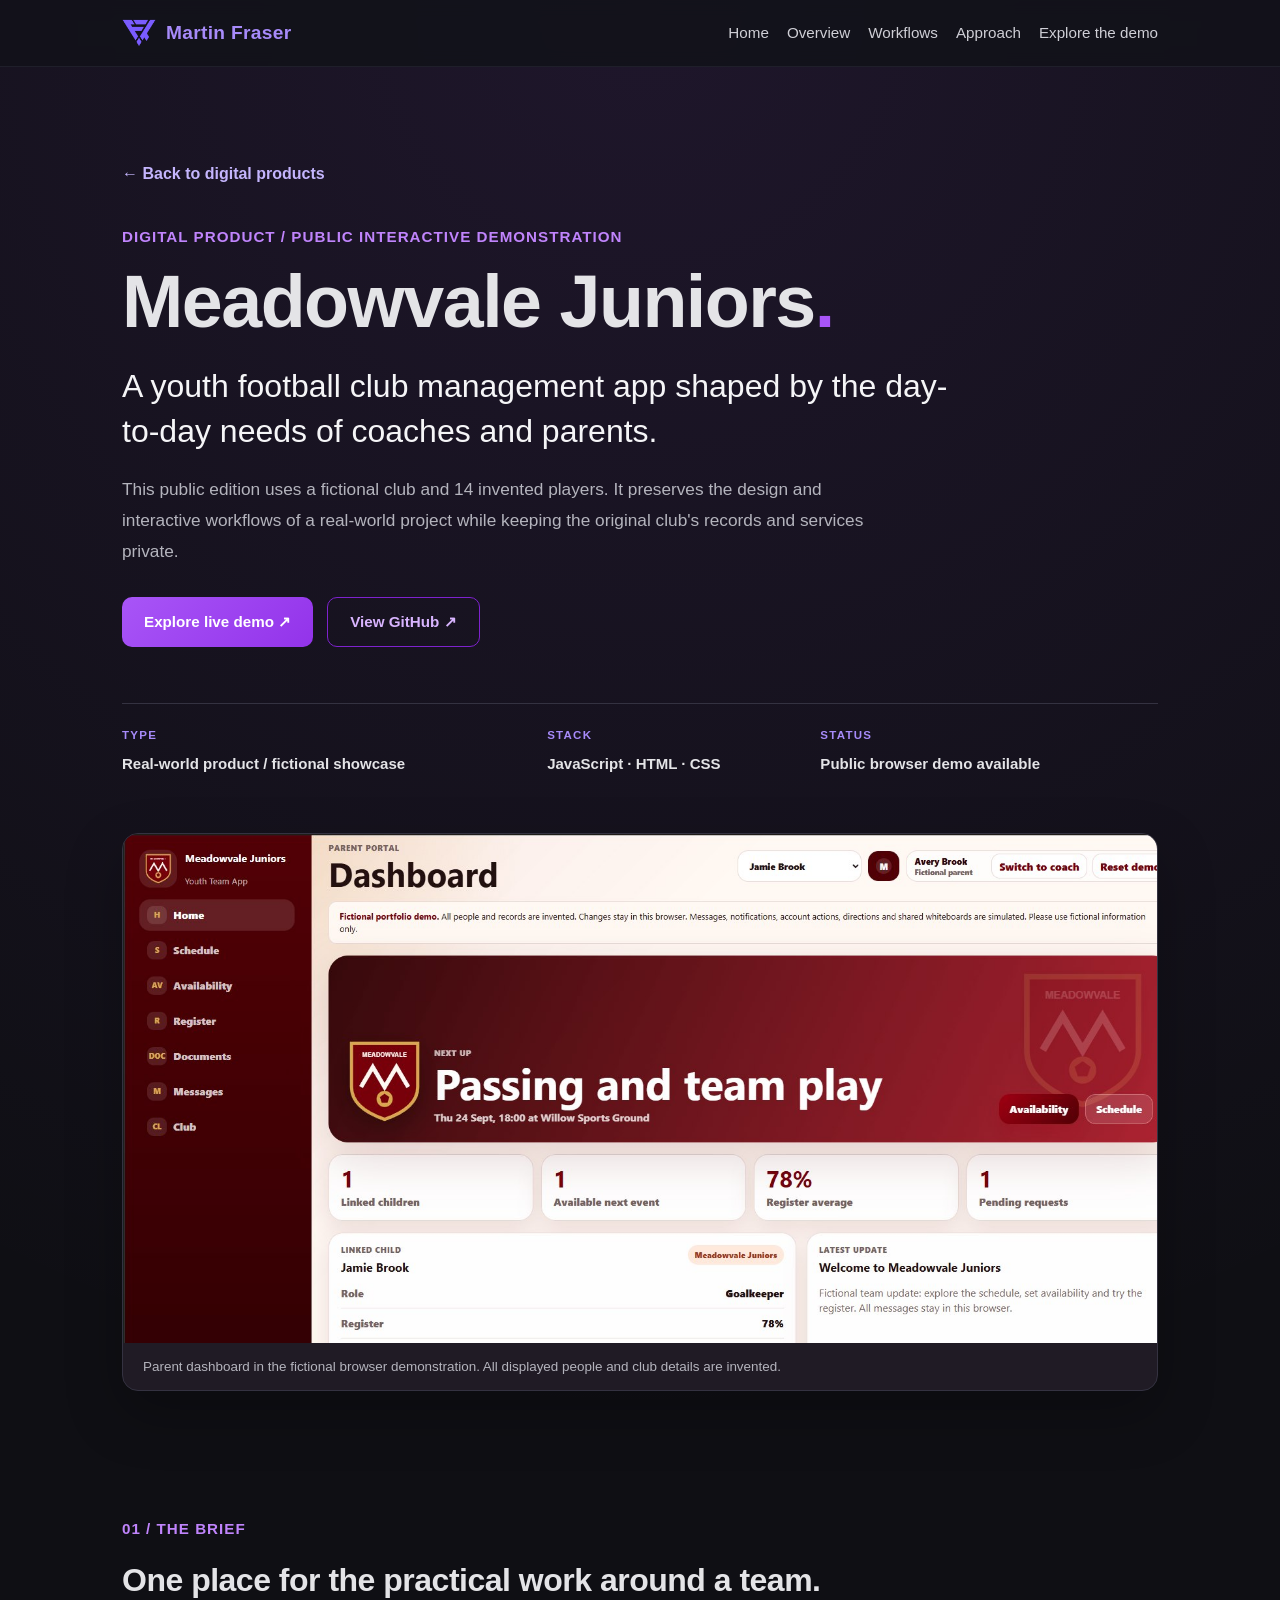
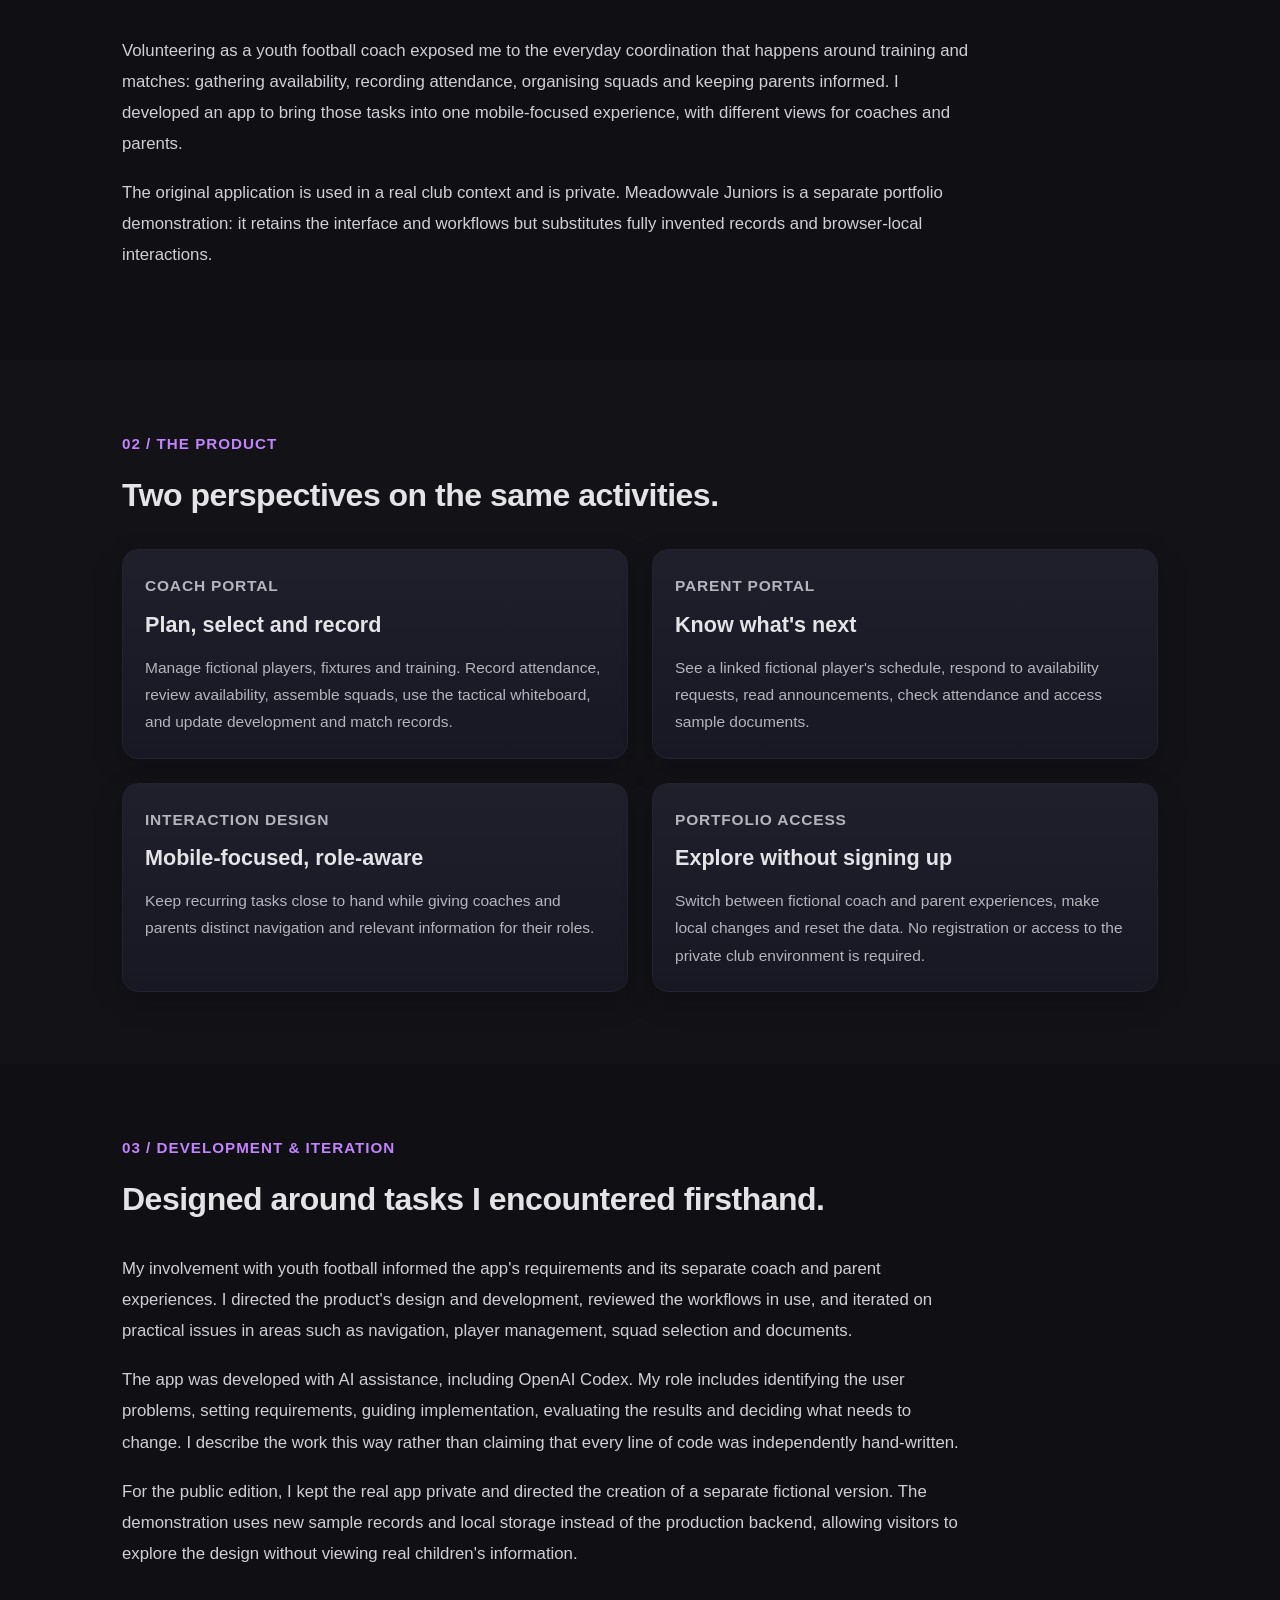
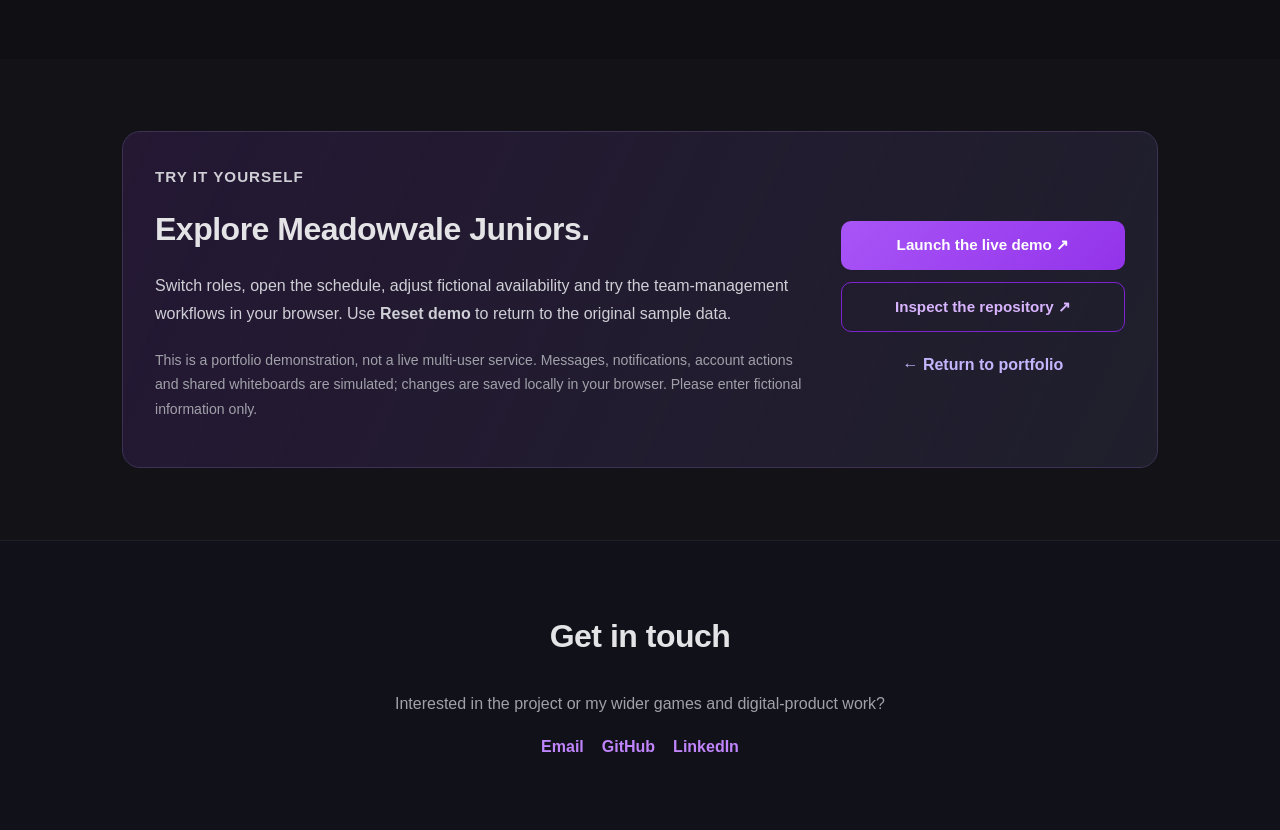
<file: meadowvale-juniors.html>
<!DOCTYPE html>
<html lang="en">
<head>
    <meta charset="UTF-8">
    <meta name="viewport" content="width=device-width, initial-scale=1.0">
    <title>Meadowvale Juniors | Martin Fraser</title>
    <meta name="description" content="Meadowvale Juniors: a fictional, interactive demonstration of a real-world youth football club management app. Explore the coach and parent workflows and Martin Fraser's development case study.">
    <link rel="stylesheet" href="css/styles.css">
</head>
<body>
    <header class="site-header">
        <div class="container nav-container">
            <a href="index.html" class="site-logo brand-logo">
                <img src="assets/images/FX_Icon.png" alt="" class="brand-icon">
                <span>Martin Fraser</span>
            </a>
            <nav class="site-nav" aria-label="Project navigation">
                <a href="index.html">Home</a>
                <a href="#overview">Overview</a>
                <a href="#workflows">Workflows</a>
                <a href="#process">Approach</a>
                <a href="#demo">Explore the demo</a>
            </nav>
        </div>
    </header>

    <main>
        <section class="case-hero" aria-labelledby="project-title">
            <div class="container">
                <a class="case-back" href="index.html#digital-products">← Back to digital products</a>
                <p class="eyebrow">DIGITAL PRODUCT / PUBLIC INTERACTIVE DEMONSTRATION</p>
                <h1 id="project-title">Meadowvale Juniors<span class="case-period">.</span></h1>
                <p class="case-lead">A youth football club management app shaped by the day-to-day needs of coaches and parents.</p>
                <p class="case-summary">This public edition uses a fictional club and 14 invented players. It preserves the design and interactive workflows of a real-world project while keeping the original club's records and services private.</p>
                <div class="hero-buttons">
                    <a class="button button-primary" href="https://fraxur.github.io/meadowvale-juniors-demo/" target="_blank" rel="noopener noreferrer">Explore live demo ↗</a>
                    <a class="button button-secondary" href="https://github.com/fraxur/meadowvale-juniors-demo" target="_blank" rel="noopener noreferrer">View GitHub ↗</a>
                </div>
                <div class="case-meta" aria-label="Project details">
                    <div><span>TYPE</span><strong>Real-world product / fictional showcase</strong></div>
                    <div><span>STACK</span><strong>JavaScript · HTML · CSS</strong></div>
                    <div><span>STATUS</span><strong>Public browser demo available</strong></div>
                </div>
            </div>
        </section>

        <section class="case-image-section" aria-label="Meadowvale Juniors screenshot">
            <div class="container">
                <figure class="case-main-figure">
                    <img src="assets/images/meadowvale-parent-dashboard.jpg" alt="Fictional parent dashboard for Meadowvale Juniors, showing the next training event, availability and a linked player" loading="eager">
                    <figcaption>Parent dashboard in the fictional browser demonstration. All displayed people and club details are invented.</figcaption>
                </figure>
            </div>
        </section>

        <section id="overview" class="content-section case-section">
            <div class="container case-reading">
                <p class="eyebrow">01 / THE BRIEF</p>
                <h2>One place for the practical work around a team.</h2>
                <p class="section-copy">Volunteering as a youth football coach exposed me to the everyday coordination that happens around training and matches: gathering availability, recording attendance, organising squads and keeping parents informed. I developed an app to bring those tasks into one mobile-focused experience, with different views for coaches and parents.</p>
                <p class="section-copy">The original application is used in a real club context and is private. Meadowvale Juniors is a separate portfolio demonstration: it retains the interface and workflows but substitutes fully invented records and browser-local interactions.</p>
            </div>
        </section>

        <section id="workflows" class="content-section case-section case-section-tint">
            <div class="container">
                <p class="eyebrow">02 / THE PRODUCT</p>
                <h2>Two perspectives on the same activities.</h2>
                <div class="project-grid case-feature-grid">
                    <article class="project-card"><div class="project-card-content">
                        <p class="project-tag">COACH PORTAL</p>
                        <h3>Plan, select and record</h3>
                        <p>Manage fictional players, fixtures and training. Record attendance, review availability, assemble squads, use the tactical whiteboard, and update development and match records.</p>
                    </div></article>
                    <article class="project-card"><div class="project-card-content">
                        <p class="project-tag">PARENT PORTAL</p>
                        <h3>Know what's next</h3>
                        <p>See a linked fictional player's schedule, respond to availability requests, read announcements, check attendance and access sample documents.</p>
                    </div></article>
                    <article class="project-card"><div class="project-card-content">
                        <p class="project-tag">INTERACTION DESIGN</p>
                        <h3>Mobile-focused, role-aware</h3>
                        <p>Keep recurring tasks close to hand while giving coaches and parents distinct navigation and relevant information for their roles.</p>
                    </div></article>
                    <article class="project-card"><div class="project-card-content">
                        <p class="project-tag">PORTFOLIO ACCESS</p>
                        <h3>Explore without signing up</h3>
                        <p>Switch between fictional coach and parent experiences, make local changes and reset the data. No registration or access to the private club environment is required.</p>
                    </div></article>
                </div>
            </div>
        </section>

        <section id="process" class="content-section case-section">
            <div class="container case-reading">
                <p class="eyebrow">03 / DEVELOPMENT &amp; ITERATION</p>
                <h2>Designed around tasks I encountered firsthand.</h2>
                <p class="section-copy">My involvement with youth football informed the app's requirements and its separate coach and parent experiences. I directed the product's design and development, reviewed the workflows in use, and iterated on practical issues in areas such as navigation, player management, squad selection and documents.</p>
                <p class="section-copy">The app was developed with AI assistance, including OpenAI Codex. My role includes identifying the user problems, setting requirements, guiding implementation, evaluating the results and deciding what needs to change. I describe the work this way rather than claiming that every line of code was independently hand-written.</p>
                <p class="section-copy">For the public edition, I kept the real app private and directed the creation of a separate fictional version. The demonstration uses new sample records and local storage instead of the production backend, allowing visitors to explore the design without viewing real children's information.</p>
            </div>
        </section>

        <section id="demo" class="content-section case-section case-section-tint">
            <div class="container">
                <div class="case-demo-panel">
                    <div>
                        <p class="eyebrow">TRY IT YOURSELF</p>
                        <h2>Explore Meadowvale Juniors.</h2>
                        <p>Switch roles, open the schedule, adjust fictional availability and try the team-management workflows in your browser. Use <strong>Reset demo</strong> to return to the original sample data.</p>
                        <p class="case-disclaimer">This is a portfolio demonstration, not a live multi-user service. Messages, notifications, account actions and shared whiteboards are simulated; changes are saved locally in your browser. Please enter fictional information only.</p>
                    </div>
                    <div class="case-demo-actions">
                        <a class="button button-primary" href="https://fraxur.github.io/meadowvale-juniors-demo/" target="_blank" rel="noopener noreferrer">Launch the live demo ↗</a>
                        <a class="button button-secondary" href="https://github.com/fraxur/meadowvale-juniors-demo" target="_blank" rel="noopener noreferrer">Inspect the repository ↗</a>
                        <a class="case-back" href="index.html#digital-products">← Return to portfolio</a>
                    </div>
                </div>
            </div>
        </section>
    </main>

    <footer id="contact" class="site-footer">
        <div class="container">
            <h2>Get in touch</h2>
            <p class="footer-copy">Interested in the project or my wider games and digital-product work?</p>
            <div class="contact-links">
                <a href="mailto:fraxur@outlook.com">Email</a>
                <a href="https://github.com/fraxur" target="_blank" rel="noopener noreferrer">GitHub</a>
                <a href="https://www.linkedin.com/in/fraxur/" target="_blank" rel="noopener noreferrer">LinkedIn</a>
            </div>
        </div>
    </footer>
</body>
</html>
</file>
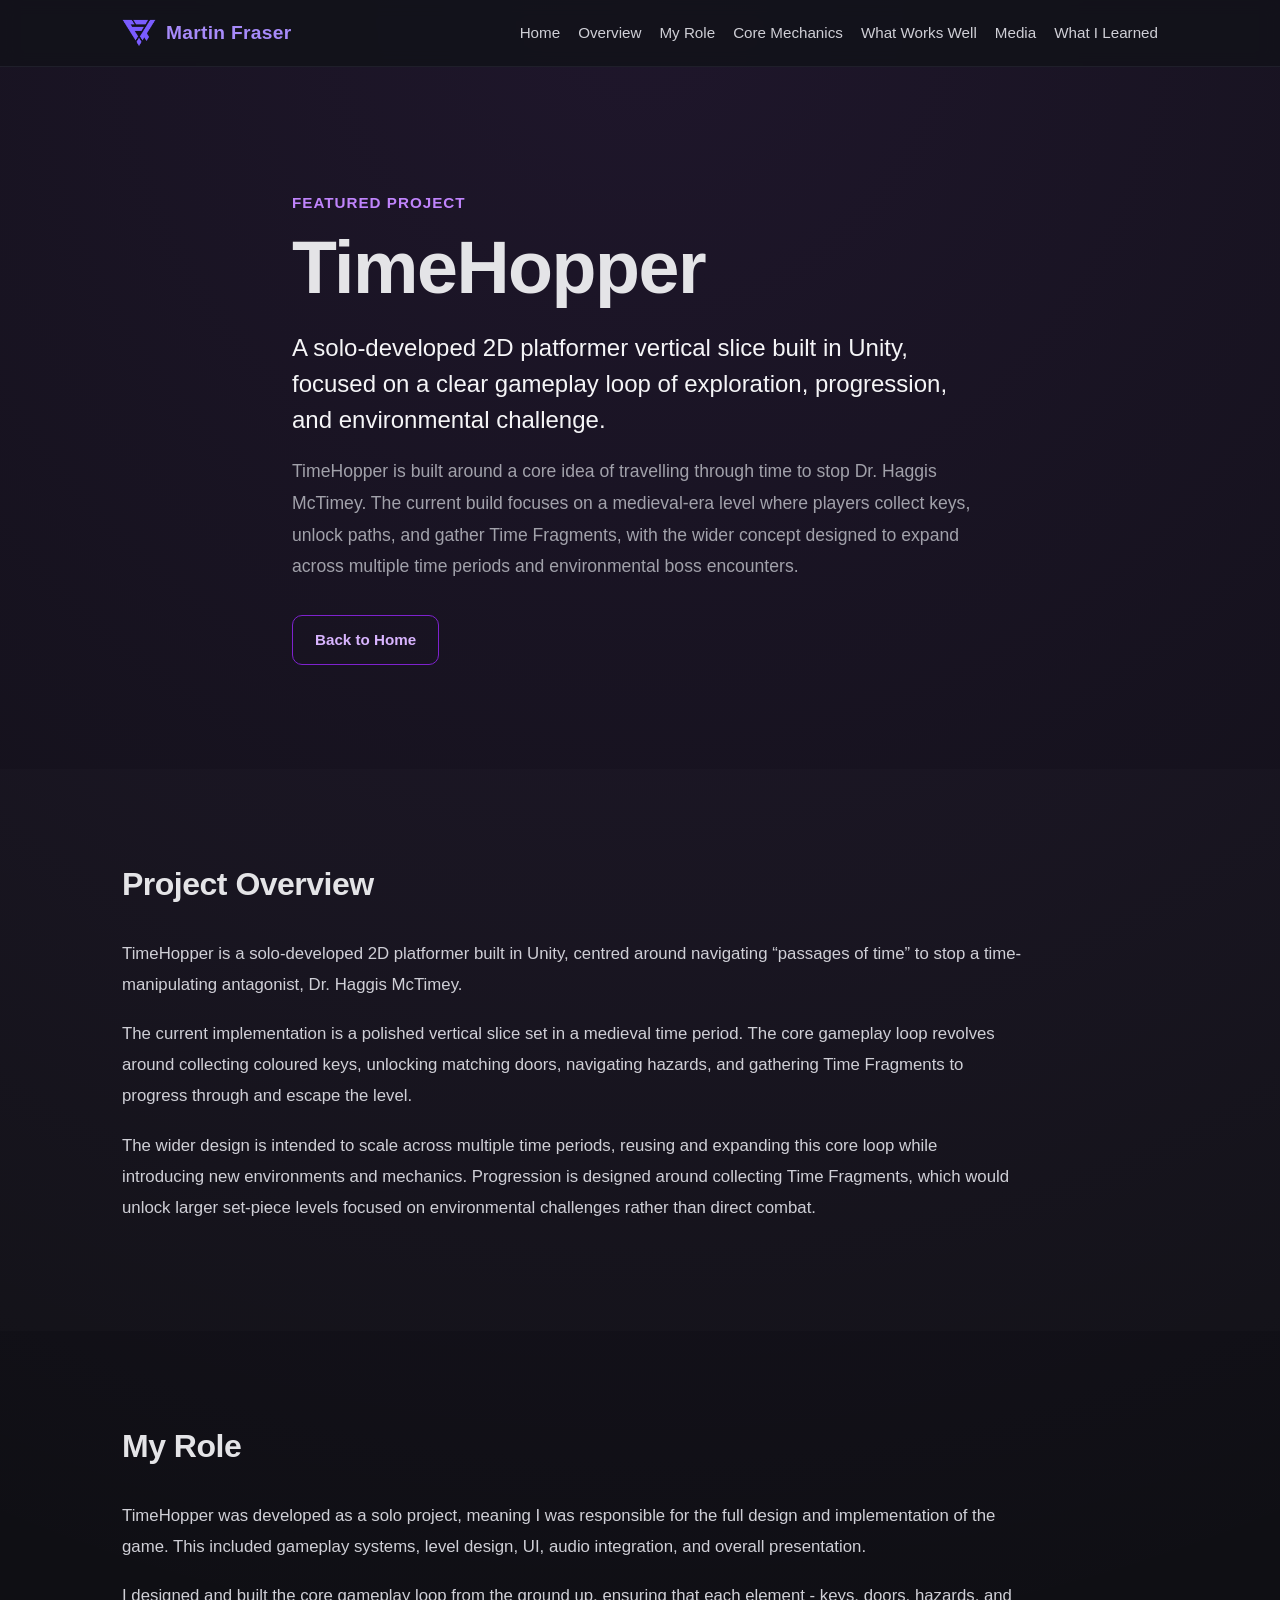
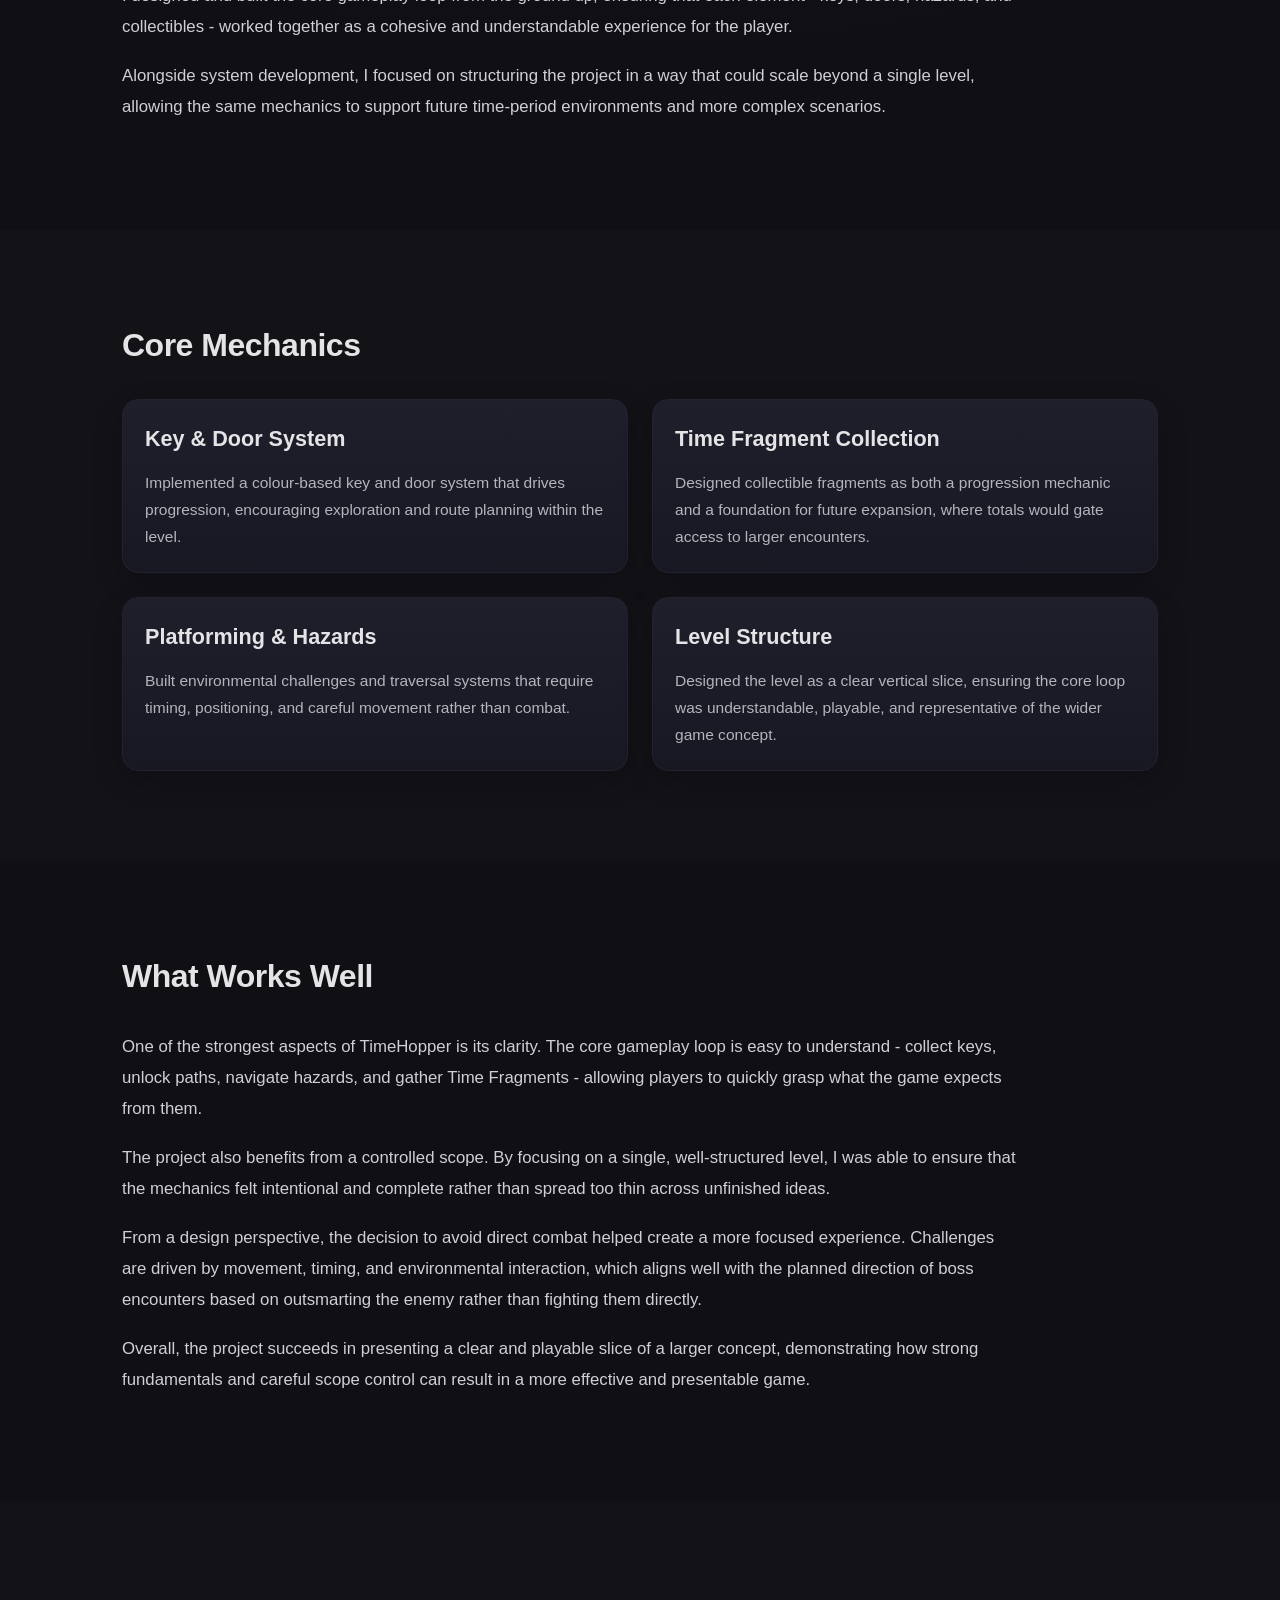
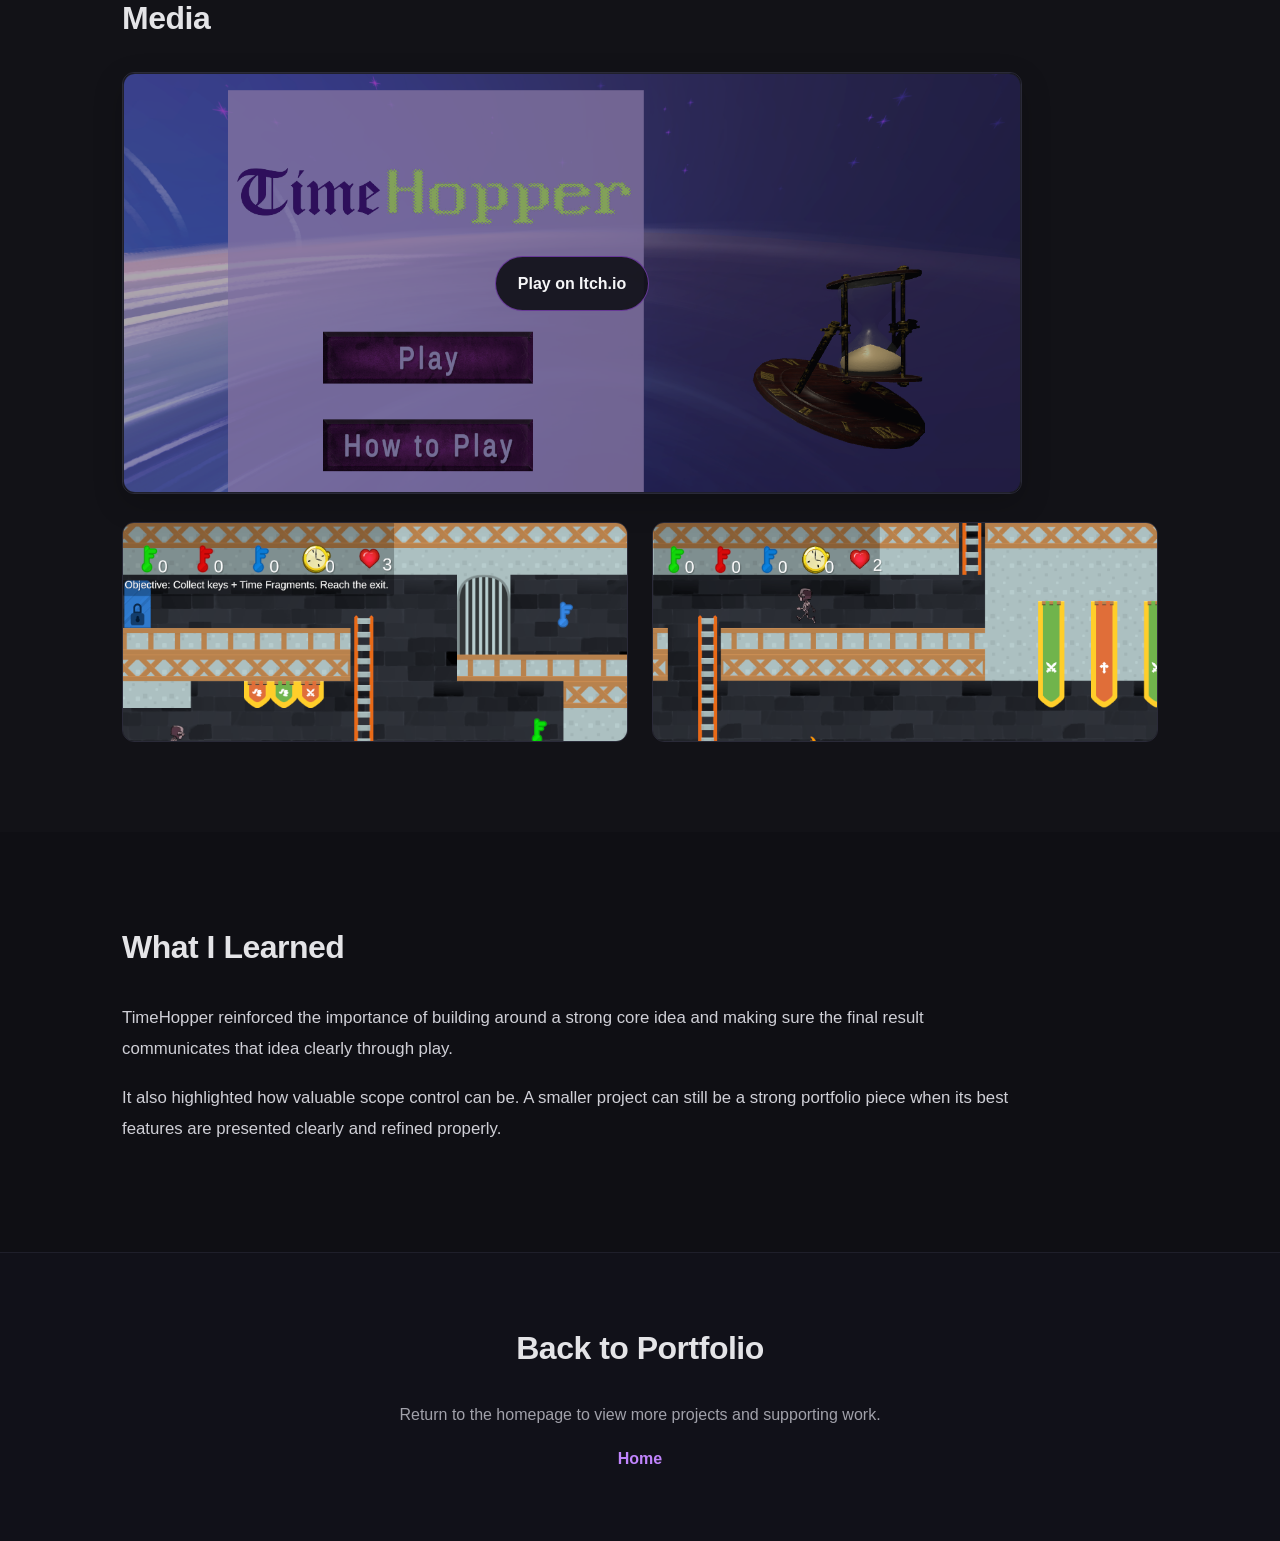
<file: timehopper.html>
<!DOCTYPE html>
<html lang="en">
<head>
    <meta charset="UTF-8">
    <meta name="viewport" content="width=device-width, initial-scale=1.0">
    <title>TimeHopper | Martin Fraser</title>
    <meta name="description" content="TimeHopper is a solo-developed Unity 2D platformer vertical slice by Martin Fraser, featuring key-and-door progression, collectibles and hazards.">
    <link rel="stylesheet" href="css/styles.css">
</head>
<body>
    <header class="site-header">
        <div class="container nav-container">
            <a href="index.html" class="site-logo brand-logo"><img src="assets/images/FX_Icon.png" alt="" class="brand-icon"><span>Martin Fraser</span></a>

            <nav class="site-nav" aria-label="Project navigation">
                <a href="index.html">Home</a>
                <a href="#overview">Overview</a>
                <a href="#role">My Role</a>
                <a href="#mechanics">Core Mechanics</a>
                <a href="#strengths">What Works Well</a>
                <a href="#media">Media</a>
                <a href="#learning">What I Learned</a>
            </nav>
        </div>
    </header>

    <main>
        <section class="hero-section">
            <div class="container hero-content">
                <p class="eyebrow">Featured Project</p>
                <h1>TimeHopper</h1>
                <p class="hero-lead">
    A solo-developed 2D platformer vertical slice built in Unity, focused on a clear gameplay loop
    of exploration, progression, and environmental challenge.
</p>
               <p class="hero-supporting">
    TimeHopper is built around a core idea of travelling through time to stop Dr. Haggis McTimey.
    The current build focuses on a medieval-era level where players collect keys, unlock paths,
    and gather Time Fragments, with the wider concept designed to expand across multiple time
    periods and environmental boss encounters.
</p>
                <div class="hero-buttons">
                    <a href="index.html" class="button button-secondary">Back to Home</a>
                </div>
            </div>
        </section>

        <section id="overview" class="content-section">
    <div class="container">
        <h2>Project Overview</h2>

        <p class="section-copy">
            TimeHopper is a solo-developed 2D platformer built in Unity, centred around navigating
            “passages of time” to stop a time-manipulating antagonist, Dr. Haggis McTimey.
        </p>

        <p class="section-copy">
            The current implementation is a polished vertical slice set in a medieval time period.
            The core gameplay loop revolves around collecting coloured keys, unlocking matching
            doors, navigating hazards, and gathering Time Fragments to progress through and escape
            the level.
        </p>

        <p class="section-copy">
            The wider design is intended to scale across multiple time periods, reusing and expanding
            this core loop while introducing new environments and mechanics. Progression is designed
            around collecting Time Fragments, which would unlock larger set-piece levels focused on
            environmental challenges rather than direct combat.
        </p>
    </div>
</section>

        <section id="role" class="content-section">
    <div class="container">
        <h2>My Role</h2>

        <p class="section-copy">
            TimeHopper was developed as a solo project, meaning I was responsible for the full design
            and implementation of the game. This included gameplay systems, level design, UI, audio
            integration, and overall presentation.
        </p>

        <p class="section-copy">
            I designed and built the core gameplay loop from the ground up, ensuring that each element
            - keys, doors, hazards, and collectibles - worked together as a cohesive and understandable
            experience for the player.
        </p>

        <p class="section-copy">
            Alongside system development, I focused on structuring the project in a way that could scale
            beyond a single level, allowing the same mechanics to support future time-period environments
            and more complex scenarios.
        </p>
    </div>
</section>

        <section id="mechanics" class="content-section">
    <div class="container">
        <h2>Core Mechanics</h2>

        <div class="project-grid">
            <article class="project-card">
                <div class="project-card-content">
                    <h3>Key & Door System</h3>
                    <p>
                        Implemented a colour-based key and door system that drives progression,
                        encouraging exploration and route planning within the level.
                    </p>
                </div>
            </article>

            <article class="project-card">
                <div class="project-card-content">
                    <h3>Time Fragment Collection</h3>
                    <p>
                        Designed collectible fragments as both a progression mechanic and a foundation
                        for future expansion, where totals would gate access to larger encounters.
                    </p>
                </div>
            </article>

            <article class="project-card">
                <div class="project-card-content">
                    <h3>Platforming & Hazards</h3>
                    <p>
                        Built environmental challenges and traversal systems that require timing,
                        positioning, and careful movement rather than combat.
                    </p>
                </div>
            </article>

            <article class="project-card">
                <div class="project-card-content">
                    <h3>Level Structure</h3>
                    <p>
                        Designed the level as a clear vertical slice, ensuring the core loop was
                        understandable, playable, and representative of the wider game concept.
                    </p>
                </div>
            </article>
        </div>
    </div>
</section>

       <section id="strengths" class="content-section">
    <div class="container">
        <h2>What Works Well</h2>

        <p class="section-copy">
            One of the strongest aspects of TimeHopper is its clarity. The core gameplay loop is easy
            to understand - collect keys, unlock paths, navigate hazards, and gather Time Fragments -
            allowing players to quickly grasp what the game expects from them.
        </p>

        <p class="section-copy">
            The project also benefits from a controlled scope. By focusing on a single, well-structured
            level, I was able to ensure that the mechanics felt intentional and complete rather than
            spread too thin across unfinished ideas.
        </p>

        <p class="section-copy">
            From a design perspective, the decision to avoid direct combat helped create a more focused
            experience. Challenges are driven by movement, timing, and environmental interaction, which
            aligns well with the planned direction of boss encounters based on outsmarting the enemy
            rather than fighting them directly.
        </p>

        <p class="section-copy">
            Overall, the project succeeds in presenting a clear and playable slice of a larger concept,
            demonstrating how strong fundamentals and careful scope control can result in a more
            effective and presentable game.
        </p>

    </div>
</section>

        <section id="media" class="content-section">
    <div class="container">
        <h2>Media</h2>

        <a class="video-link-card" href="https://fraxur.itch.io/timehopper" target="_blank" rel="noopener noreferrer">
            <img src="assets/images/timehopper_3.png" alt="TimeHopper gameplay" class="project-image">
            <div class="video-link-overlay">
                <span class="video-link-label">Play on Itch.io</span>
            </div>
        </a>

        <div class="project-grid media-grid">
            <img src="assets/images/timehopper_1.png" alt="TimeHopper level overview" class="project-image">
            <img src="assets/images/timehopper_2.png" alt="TimeHopper platforming section" class="project-image">
        </div>
    </div>
</section>

        <section id="learning" class="content-section">
            <div class="container">
                <h2>What I Learned</h2>
                <p class="section-copy">
                    TimeHopper reinforced the importance of building around a strong core idea and making sure
                    the final result communicates that idea clearly through play.
                </p>
                <p class="section-copy">
                    It also highlighted how valuable scope control can be. A smaller project can still be a strong
                    portfolio piece when its best features are presented clearly and refined properly.
                </p>
            </div>
        </section>
    </main>

    <footer class="site-footer">
        <div class="container">
            <h2>Back to Portfolio</h2>
            <p class="footer-copy">Return to the homepage to view more projects and supporting work.</p>
            <div class="contact-links">
                <a href="index.html">Home</a>
            </div>
        </div>
    </footer>

</body>
</html>
</file>
<file: css/styles.css>
/* RESET */
* {
    margin: 0;
    padding: 0;
    box-sizing: border-box;
}

/* BASE */
html {
    scroll-behavior: smooth;
}

body {
    font-family: Arial, sans-serif;
    background:
        radial-gradient(circle at top, rgba(168, 85, 247, 0.10), transparent 35%),
        #0f0f14;
    color: #e4e4e7;
    line-height: 1.6;
}

/* CONTAINER */
.container {
    width: 100%;
    max-width: 1100px;
    margin: 0 auto;
    padding: 0 32px;
}

/* HEADER */
.site-header {
    background-color: rgba(18, 18, 26, 0.90);
    border-bottom: 1px solid #1f1f2a;
    padding: 16px 0;
    position: sticky;
    top: 0;
    backdrop-filter: blur(8px);
    z-index: 1000;
}

.nav-container {
    display: flex;
    justify-content: space-between;
    align-items: center;
    gap: 20px;
}

.site-logo {
    font-weight: 700;
    color: #a855f7;
    text-decoration: none;
    font-size: 1.2rem;
    letter-spacing: 0.3px;
}

.site-nav {
    display: flex;
    flex-wrap: wrap;
    gap: 18px;
}

.site-nav a {
    color: #cfcfd6;
    text-decoration: none;
    font-size: 0.95rem;
    transition: color 0.2s ease;
}

.site-nav a:hover {
    color: #c084fc;
}

/* HERO */
.hero-section {
    min-height: 78vh;
    display: flex;
    align-items: center;
    padding: 100px 0 80px;
}

.hero-content {
    max-width: 760px;
}

.eyebrow {
    color: #c084fc;
    font-size: 0.95rem;
    font-weight: 600;
    margin-bottom: 14px;
    text-transform: uppercase;
    letter-spacing: 1px;
}

h1 {
    font-size: clamp(2.8rem, 6vw, 4.6rem);
    line-height: 1.05;
    margin-bottom: 24px;
    letter-spacing: -1.5px;
}

.hero-lead {
    font-size: 1.5rem;
    line-height: 1.5;
    max-width: 760px;
    margin-bottom: 18px;
    color: #f5f5f7;
}

.hero-supporting {
    font-size: 1.1rem;
    line-height: 1.8;
    color: #a1a1aa;
    max-width: 720px;
    margin-bottom: 32px;
}

.hero-buttons {
    display: flex;
    flex-wrap: wrap;
    gap: 14px;
}

/* BUTTONS */
.button {
    display: inline-flex;
    align-items: center;
    justify-content: center;
    min-width: 140px;
    padding: 12px 22px;
    text-decoration: none;
    border-radius: 10px;
    font-size: 0.95rem;
    font-weight: 600;
    transition: transform 0.2s ease, background-color 0.2s ease, color 0.2s ease, border-color 0.2s ease;
}

.button:hover {
    transform: translateY(-2px);
}

.button-primary {
    background: linear-gradient(135deg, #a855f7, #9333ea);
    color: white;
    border: none;
}

.button-primary:hover {
    background: linear-gradient(135deg, #9333ea, #7e22ce);
}

.button-secondary {
    border: 1px solid #7e22ce;
    color: #d8b4fe;
    background-color: transparent;
}

.button-secondary:hover {
    background-color: #1b1328;
    color: white;
    border-color: #a855f7;
}

/* SECTIONS */
.content-section {
    padding: 90px 0;
}

.content-section:nth-of-type(even) {
    background-color: rgba(255, 255, 255, 0.01);
}

h2 {
    font-size: 2rem;
    margin-bottom: 28px;
    letter-spacing: -0.5px;
}

.section-copy {
    max-width: 900px;
    margin-bottom: 18px;
    color: #cfcfd6;
    font-size: 1.05rem;
    line-height: 1.85;
}

/* PROJECTS */
.project-grid {
    display: grid;
    grid-template-columns: repeat(2, minmax(0, 1fr));
    gap: 24px;
}

.featured-grid {
    margin-top: 24px;
}

.project-card {
    background: linear-gradient(180deg, rgba(32, 32, 45, 0.95), rgba(24, 24, 36, 0.95));
    padding: 22px;
    border-radius: 16px;
    border: 1px solid #222230;
    transition: transform 0.2s ease, border-color 0.2s ease, box-shadow 0.2s ease;
    box-shadow: 0 10px 30px rgba(0, 0, 0, 0.18);
}

.project-card:hover {
    transform: translateY(-4px);
    border-color: rgba(168, 85, 247, 0.6);
    box-shadow: 0 14px 36px rgba(0, 0, 0, 0.26);
}

.project-card-content h3,
.project-card h3 {
    font-size: 1.35rem;
    margin-bottom: 12px;
}

.project-card p {
    font-size: 0.97rem;
    color: #b4b4bd;
    line-height: 1.75;
}

.project-tag {
    font-size: 0.78rem;
    font-weight: 700;
    color: #c084fc;
    margin-bottom: 8px;
    text-transform: uppercase;
    letter-spacing: 0.8px;
}

.project-image-placeholder {
    height: 190px;
    background: linear-gradient(135deg, rgba(168, 85, 247, 0.16), rgba(34, 34, 48, 0.95));
    margin-bottom: 18px;
    border-radius: 12px;
    display: flex;
    align-items: center;
    justify-content: center;
    color: #8f8fa0;
    border: 1px solid #2a2a38;
    font-size: 0.95rem;
}

.text-link {
    display: inline-block;
    margin-top: 14px;
    color: #c084fc;
    text-decoration: none;
    font-weight: 600;
    transition: color 0.2s ease;
}

.text-link:hover {
    color: #e9d5ff;
}

/* FOOTER */
.site-footer {
    padding: 70px 0;
    border-top: 1px solid #1f1f2a;
    text-align: center;
    background-color: #111119;
}

.footer-copy {
    margin-bottom: 18px;
    color: #a1a1aa;
    font-size: 1rem;
}

.contact-links {
    display: flex;
    justify-content: center;
    flex-wrap: wrap;
    gap: 18px;
}

.contact-links a {
    color: #c084fc;
    text-decoration: none;
    font-weight: 600;
}

.contact-links a:hover {
    color: #f5d0fe;
}

/* RESPONSIVE */
@media (max-width: 900px) {
    .nav-container {
        flex-direction: column;
        align-items: flex-start;
    }

    .site-nav {
        gap: 12px;
    }

    .hero-section {
        min-height: auto;
        padding: 80px 0 60px;
    }

    .hero-lead {
        font-size: 1.25rem;
    }

    .hero-supporting {
        font-size: 1rem;
    }

    .project-grid {
        grid-template-columns: 1fr;
    }

    .container {
        padding: 0 24px;
    }
}

@media (max-width: 600px) {
    .container {
        padding: 0 18px;
    }

    h2 {
        font-size: 1.7rem;
    }

    .button {
        width: 100%;
    }

    .hero-buttons {
        flex-direction: column;
        align-items: stretch;
    }
}

.project-image {
    width: 100%;
    height: 220px;
    object-fit: cover;
    object-position: top;
    border-radius: 12px;
    border: 1px solid #2a2a38;
}
.video-wrapper {
    position: relative;
    width: 100%;
    max-width: 900px;
    margin: 0 0 28px 0;
    aspect-ratio: 16 / 9;
    border-radius: 12px;
    overflow: hidden;
    border: 1px solid #2a2a38;
    box-shadow: 0 10px 30px rgba(0, 0, 0, 0.18);
}

.video-wrapper iframe {
    width: 100%;
    height: 100%;
    display: block;
    border: 0;
}

.media-grid {
    margin-top: 8px;
}
.video-link-card {
    display: block;
    position: relative;
    width: 100%;
    max-width: 900px;
    margin: 0 0 28px 0;
    border-radius: 12px;
    overflow: hidden;
    border: 1px solid #2a2a38;
    text-decoration: none;
    box-shadow: 0 10px 30px rgba(0, 0, 0, 0.18);
}

.video-link-card .project-image {
    height: 420px;
    display: block;
}

.video-link-overlay {
    position: absolute;
    inset: 0;
    display: flex;
    align-items: center;
    justify-content: center;
    background: rgba(15, 15, 20, 0.35);
    transition: background-color 0.2s ease;
}

.video-link-card:hover .video-link-overlay {
    background: rgba(15, 15, 20, 0.18);
}

.video-link-label {
    background: rgba(18, 18, 26, 0.92);
    color: #f5f5f7;
    padding: 14px 22px;
    border-radius: 999px;
    border: 1px solid rgba(168, 85, 247, 0.55);
    font-weight: 600;
}
.project-image-multi {
    display: grid;
    grid-template-columns: 1fr 1fr;
    gap: 10px;
    margin-bottom: 18px;
}

.project-image-multi img {
    width: 100%;
    height: 140px;
    object-fit: cover;
    border-radius: 10px;
    border: 1px solid #2a2a38;
}

.brand-logo {
    display: flex;
    align-items: center;
    gap: 10px;
}

.brand-icon {
    height: 34px;
    width: auto;
}
.site-logo span {
    color: #A78BFA;
}
/* Homepage project presentation */
.section-intro {
    max-width: 760px;
    margin: -12px 0 26px;
    color: #b4b4bd;
    font-size: 1.03rem;
}
.project-card {
    display: flex;
    flex-direction: column;
}
.project-card-content {
    display: flex;
    flex: 1;
    flex-direction: column;
}
.project-card-content .text-link {
    align-self: flex-start;
    margin-top: auto;
    padding-top: 18px;
}
.project-image-mobile {
    object-position: center 41%;
    background: #201b18;
}
.project-demo-banner {
    display: flex;
    align-items: center;
    justify-content: center;
    min-height: 220px;
    padding: 24px;
    margin-bottom: 0;
    border: 1px solid #333045;
    border-radius: 12px;
    background: linear-gradient(140deg, #221a30, #181923 65%, #202033);
    color: #d8b4fe;
    font-size: 0.78rem;
    font-weight: 700;
    letter-spacing: 0.13em;
    text-align: center;
}
.earlier-work-note {
    max-width: 860px;
    margin-top: 24px;
    padding-left: 14px;
    border-left: 2px solid #6d28d9;
    color: #a1a1aa;
    font-size: 0.95rem;
}

.project-demo-banner--game {
    background: linear-gradient(135deg, #152522, #1b202c 60%, #21192d);
    color: #addbc4;
}

/* Meadowvale case study: extends existing Fraxur styling */
.project-image-dashboard {object-position: center 36%;}
.project-card-actions {display:flex;flex-wrap:wrap;column-gap:22px;row-gap:2px;margin-top:auto;}
.project-card-actions .text-link {margin-top:0;}
.case-hero {padding:94px 0 48px;}
.case-hero .container {max-width:1100px;}
.case-back {display:inline-block;color:#c4b5fd;text-decoration:none;font-weight:600;margin-bottom:38px;}
.case-back:hover, .case-back:focus-visible {color:#fff;text-decoration:underline;}
.case-period {color:#a855f7;}
.case-lead {max-width:850px;font-size:clamp(1.32rem,2.9vw,2rem);line-height:1.4;color:#f5f5f7;margin-bottom:20px;}
.case-summary {max-width:770px;color:#b4b4bd;font-size:1.08rem;line-height:1.8;margin-bottom:30px;}
.case-meta {display:grid;grid-template-columns:1.2fr .75fr 1fr;gap:20px;border-top:1px solid #343241;margin-top:56px;padding-top:22px;}
.case-meta div {display:flex;flex-direction:column;gap:8px;}
.case-meta span {font-size:.72rem;font-weight:700;letter-spacing:.11em;color:#a78bfa;}
.case-meta strong {font-size:.94rem;font-weight:600;color:#e4e4e7;line-height:1.5;}
.case-image-section {padding:10px 0 54px;}
.case-main-figure {margin:0;overflow:hidden;border-radius:16px;background:#201b25;border:1px solid #343241;box-shadow:0 22px 55px rgba(0,0,0,.25);}
.case-main-figure img {display:block;width:100%;height:auto;}
.case-main-figure figcaption {padding:13px 20px;font-size:.84rem;color:#b4b4bd;}
.case-section {padding:72px 0;}
.case-section h2 {max-width:840px;}
.case-section-tint {background:rgba(255,255,255,.024);}
.case-reading {max-width:1100px;}
.case-reading .section-copy {max-width:850px;}
.case-feature-grid .project-card {min-height:208px;}
.case-demo-panel {display:grid;grid-template-columns:minmax(0,1.6fr) minmax(220px,.7fr);gap:36px;align-items:center;padding:32px;border:1px solid #3d3254;border-radius:18px;background:linear-gradient(115deg,rgba(95,42,145,.23),rgba(32,32,45,.95));}
.case-demo-panel h2 {margin-bottom:16px;}
.case-demo-panel p {color:#cfcfd6;line-height:1.75;margin-bottom:14px;}
.case-demo-panel .case-disclaimer {color:#a1a1aa;font-size:.88rem;margin-top:20px;}
.case-demo-actions {display:flex;flex-direction:column;align-items:stretch;gap:12px;}
.case-demo-actions .button {text-align:center;}
.case-demo-actions .case-back {margin:8px 0 0;text-align:center;}
@media (max-width:750px) {
 .case-hero {padding:62px 0 34px;}
 .case-meta {grid-template-columns:1fr;gap:16px;margin-top:36px;}
 .case-meta div {gap:3px;}
 .case-image-section {padding-bottom:18px;}
 .case-section {padding:54px 0;}
 .case-demo-panel {grid-template-columns:1fr;padding:22px;gap:12px;}
 .case-main-figure figcaption {padding:10px 12px;}
}
@media (prefers-reduced-motion:reduce) {
 .project-card,.button {transition:none;}
}

/* Dust Haven case study — real portrait screenshots from the mobile prototype */
.dust-hero {background:radial-gradient(ellipse at 85% 25%,rgba(204,153,70,.11),transparent 48%);}
.dust-hero .eyebrow {color:#e3bf79;}
.dust-hero .case-period {color:#e4b85f;}
.dust-gallery-section {padding:4px 0 68px;}
.dust-gallery {display:grid;grid-template-columns:repeat(3,minmax(0,1fr));align-items:start;gap:22px;}
.dust-shot {min-width:0;margin:0;background:#1b1820;border:1px solid #33313a;border-radius:16px;overflow:hidden;box-shadow:0 18px 40px rgba(0,0,0,.25);}
.dust-shot img {display:block;width:100%;height:auto;aspect-ratio:945/2048;object-fit:contain;background:#211e1b;}
.dust-shot figcaption {display:flex;flex-direction:column;gap:3px;padding:13px 15px 15px;font-size:.94rem;font-weight:600;color:#e4e4e7;}
.dust-shot figcaption span {font-size:.7rem;letter-spacing:.11em;font-weight:700;color:#dcbf8c;}
.dust-gallery-note {margin-top:16px;color:#a1a1aa;font-size:.88rem;}
.dust-project-note {max-width:850px;margin-top:32px;border-left:3px solid #c89c50;background:rgba(189,145,70,.08);padding:18px 22px;color:#d8d4ce;line-height:1.75;}
.dust-closing-panel {background:linear-gradient(115deg,rgba(130,91,44,.20),rgba(32,32,45,.95));border-color:#4a3b2c;}
.dust-visually-hidden {position:absolute;width:1px;height:1px;padding:0;margin:-1px;overflow:hidden;clip:rect(0,0,0,0);white-space:nowrap;border:0;}
@media(max-width:750px) {
 .dust-gallery-section {padding-bottom:28px;}
 .dust-gallery {gap:10px;}
 .dust-shot {border-radius:10px;}
 .dust-shot figcaption {font-size:.76rem;padding:9px;line-height:1.35;}
 .dust-shot figcaption span {font-size:.59rem;letter-spacing:.05em;}
}
@media(max-width:480px) {
 .dust-gallery {grid-template-columns:repeat(2,minmax(0,1fr));gap:12px;}
 .dust-shot--lead {grid-column:1/-1;max-width:300px;width:100%;justify-self:center;}
 .dust-shot figcaption {font-size:.8rem;}
}

/* Final cross-page navigation and accessibility polish */
html {scroll-padding-top: 128px;}
:where(a, button):focus-visible {
    outline: 3px solid #e9d5ff;
    outline-offset: 4px;
    border-radius: 4px;
}
@media (prefers-reduced-motion: reduce) {
    html {scroll-behavior: auto;}
    *, *::before, *::after {animation-duration: .01ms !important; transition-duration: .01ms !important;}
}
@media (max-width: 900px) {
    html {scroll-padding-top: 190px;}
}
</file>
